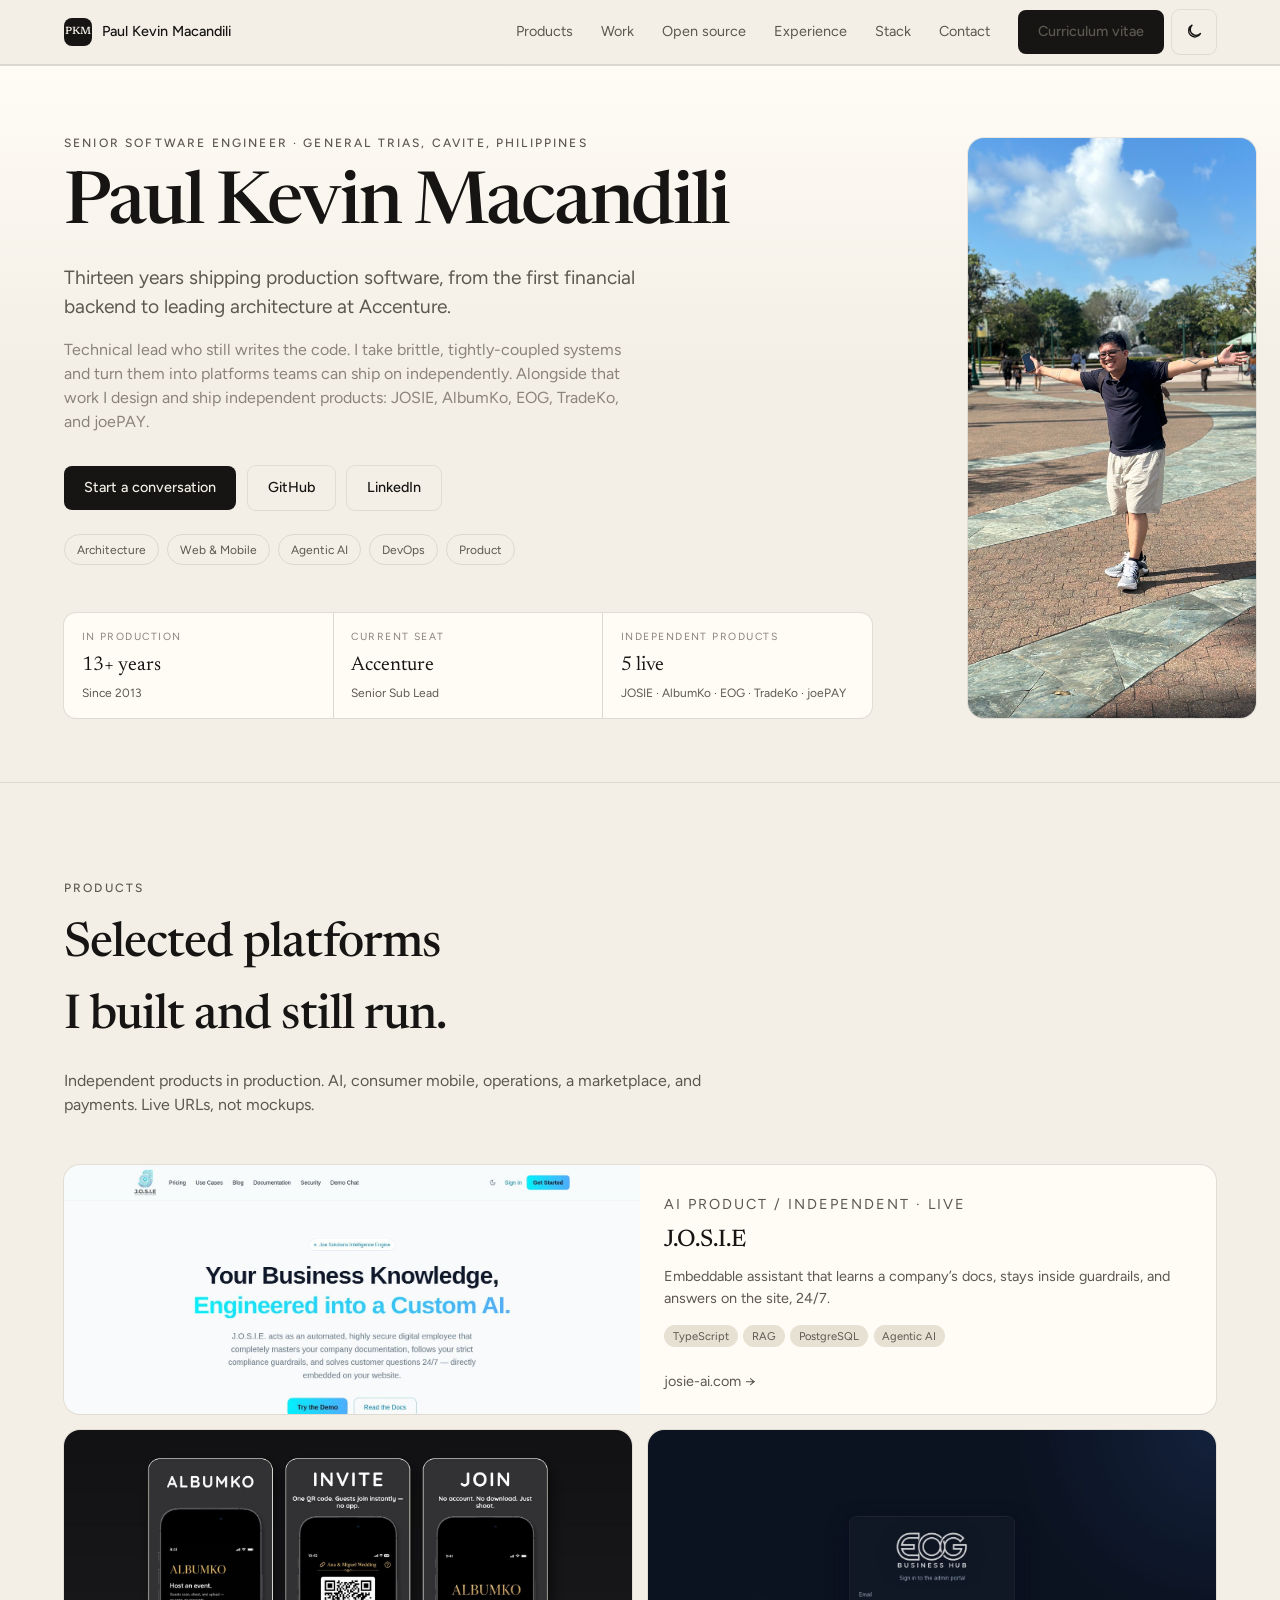
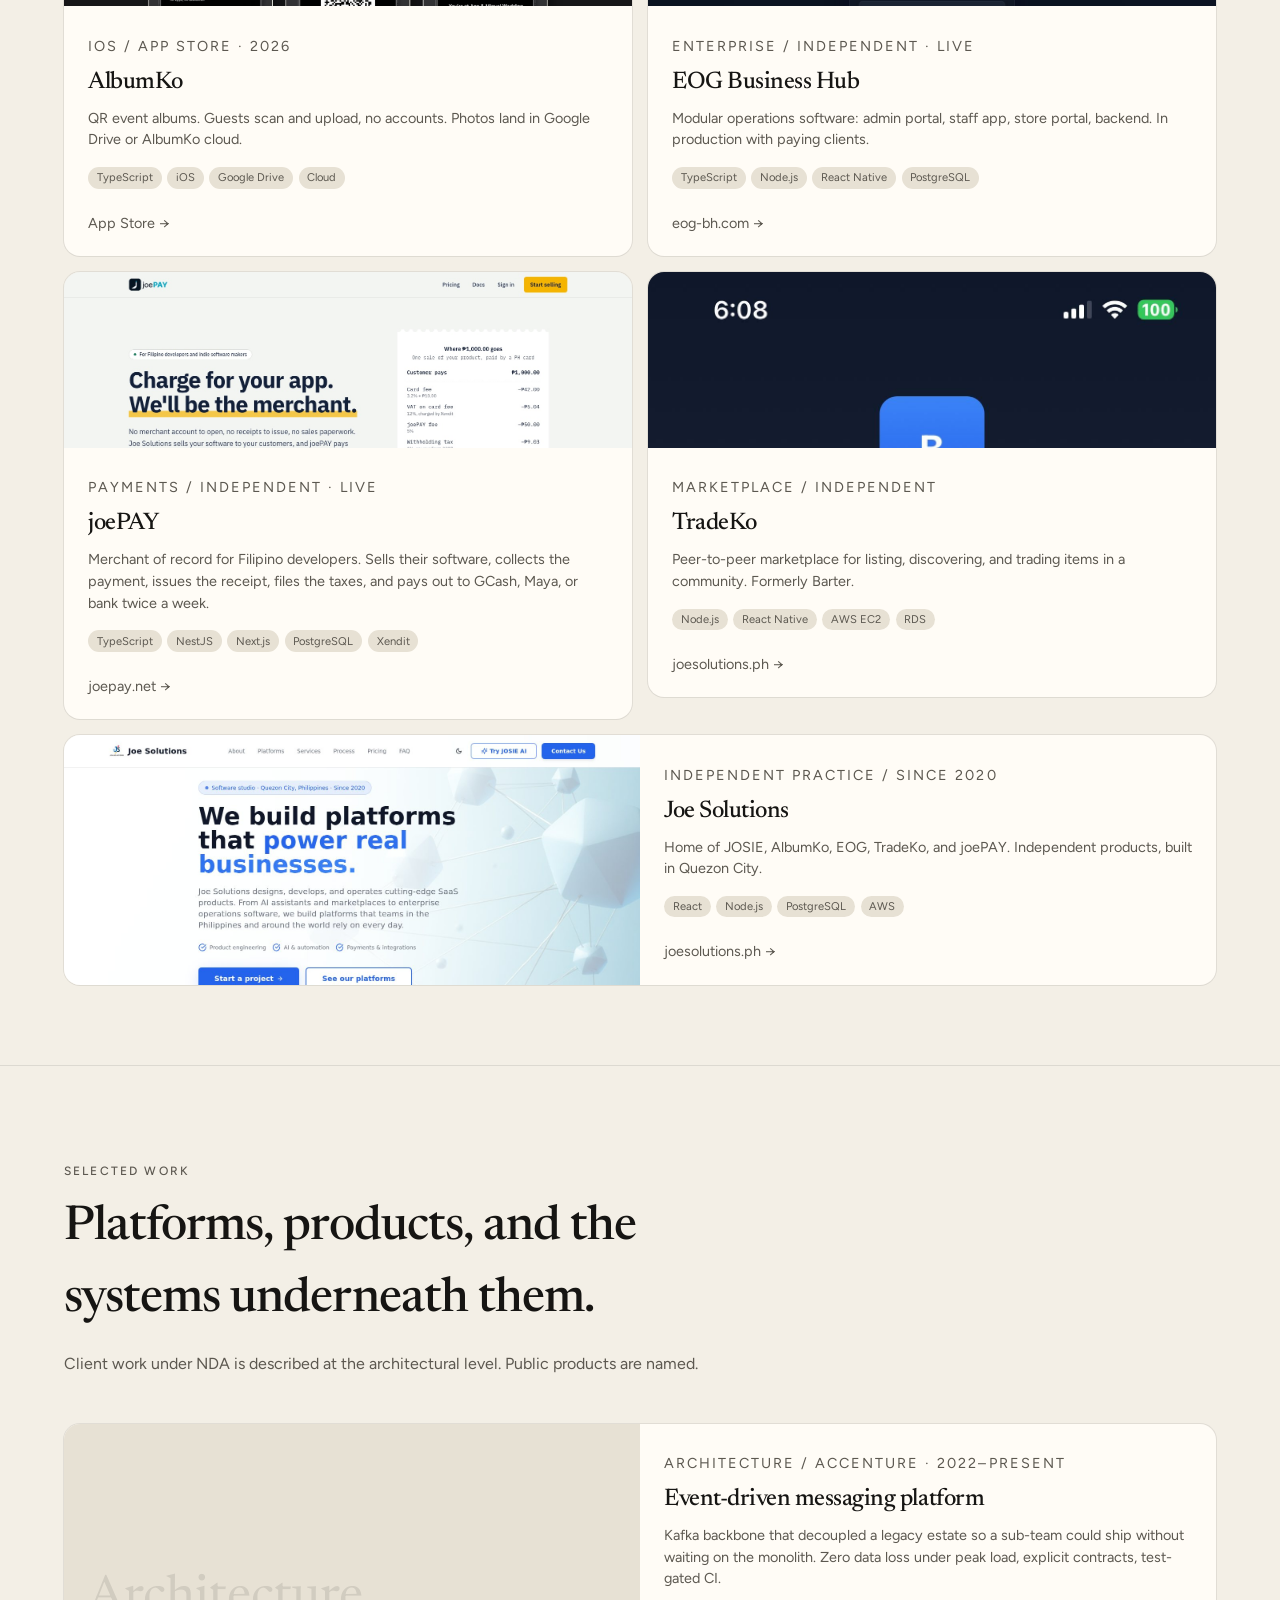
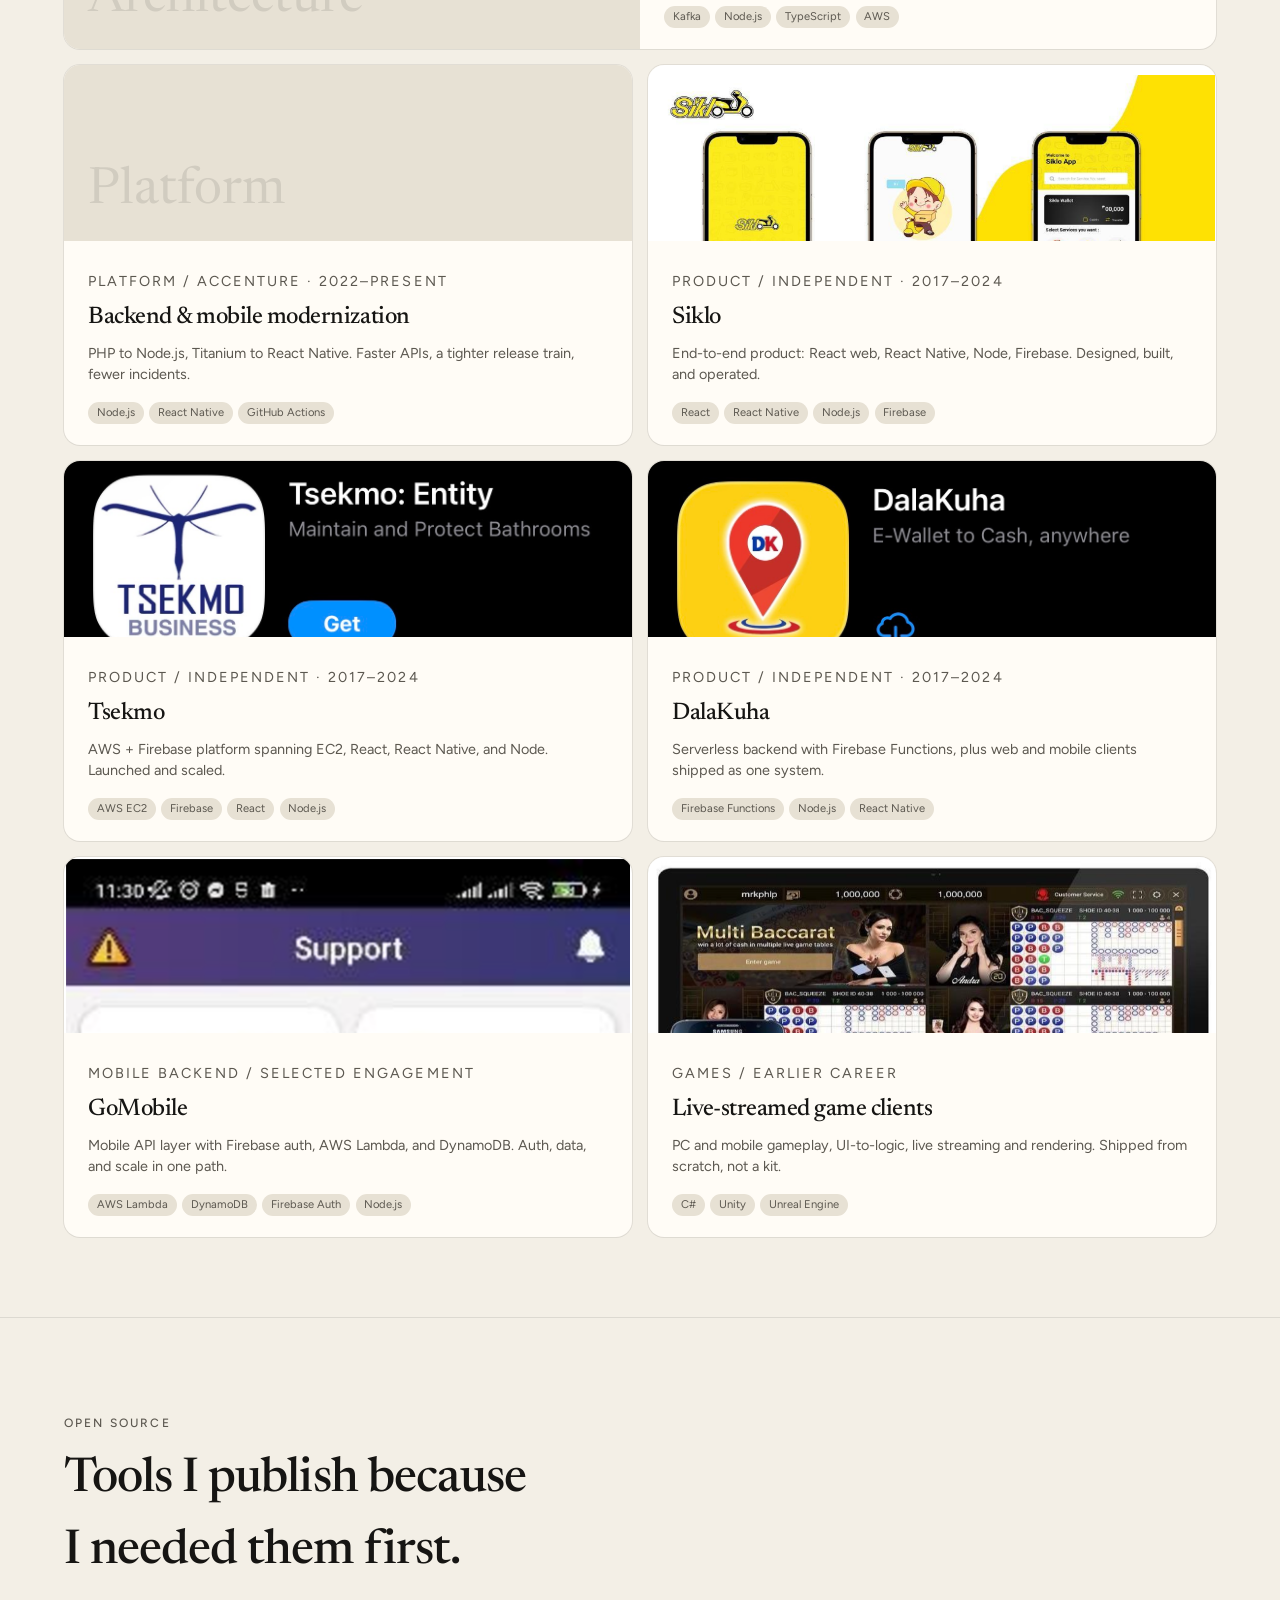
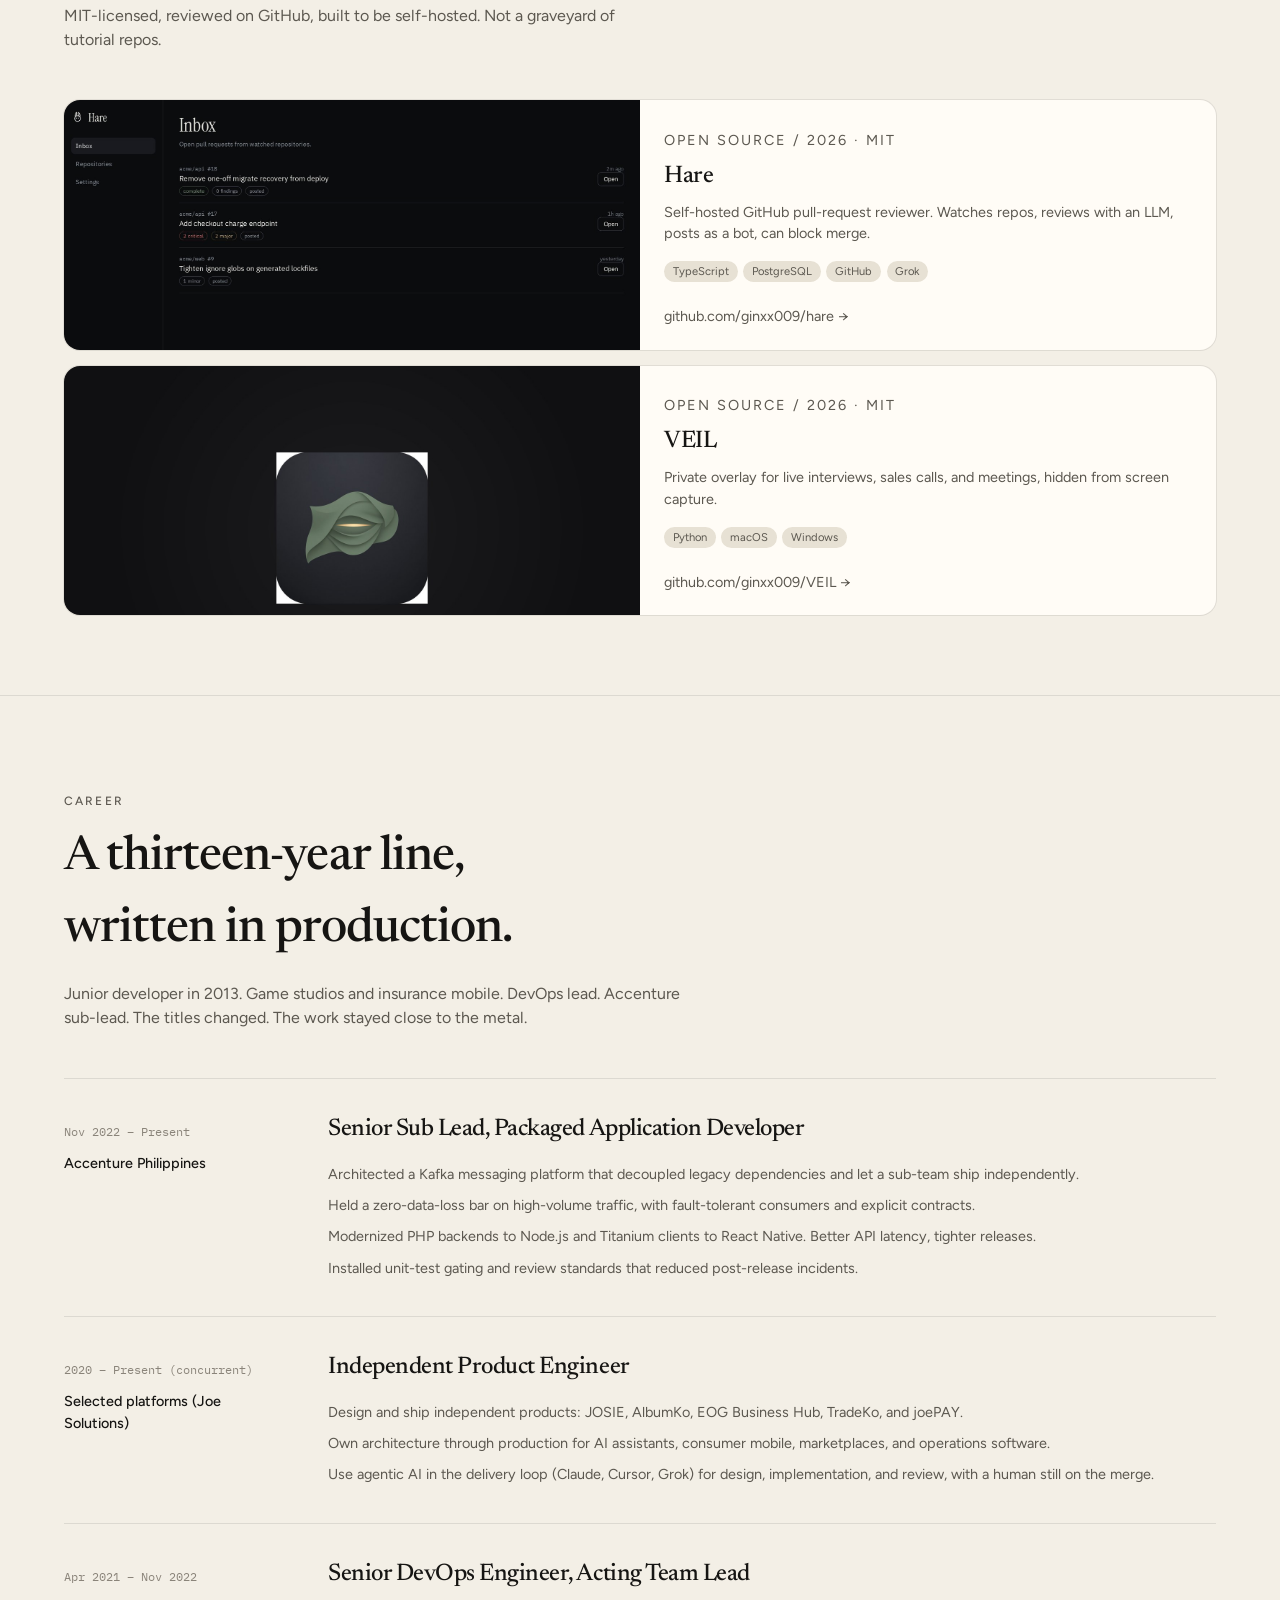
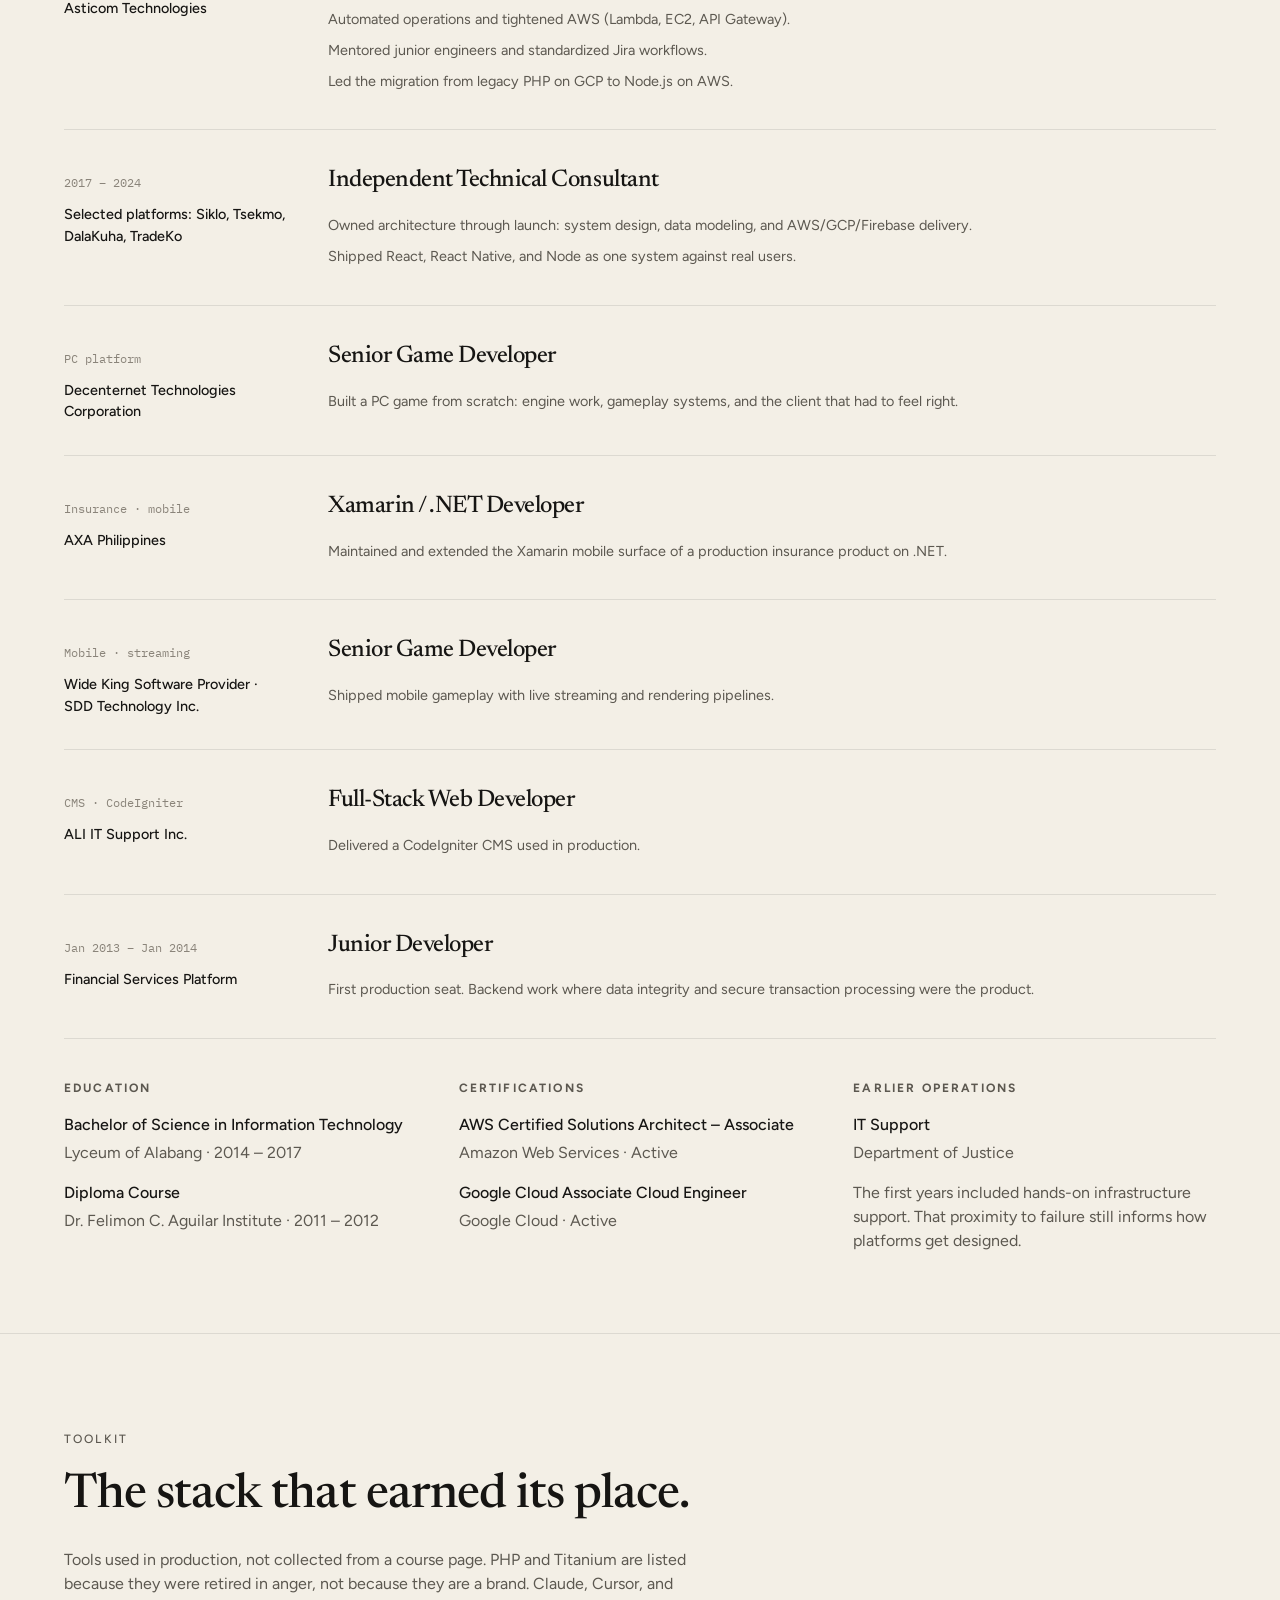
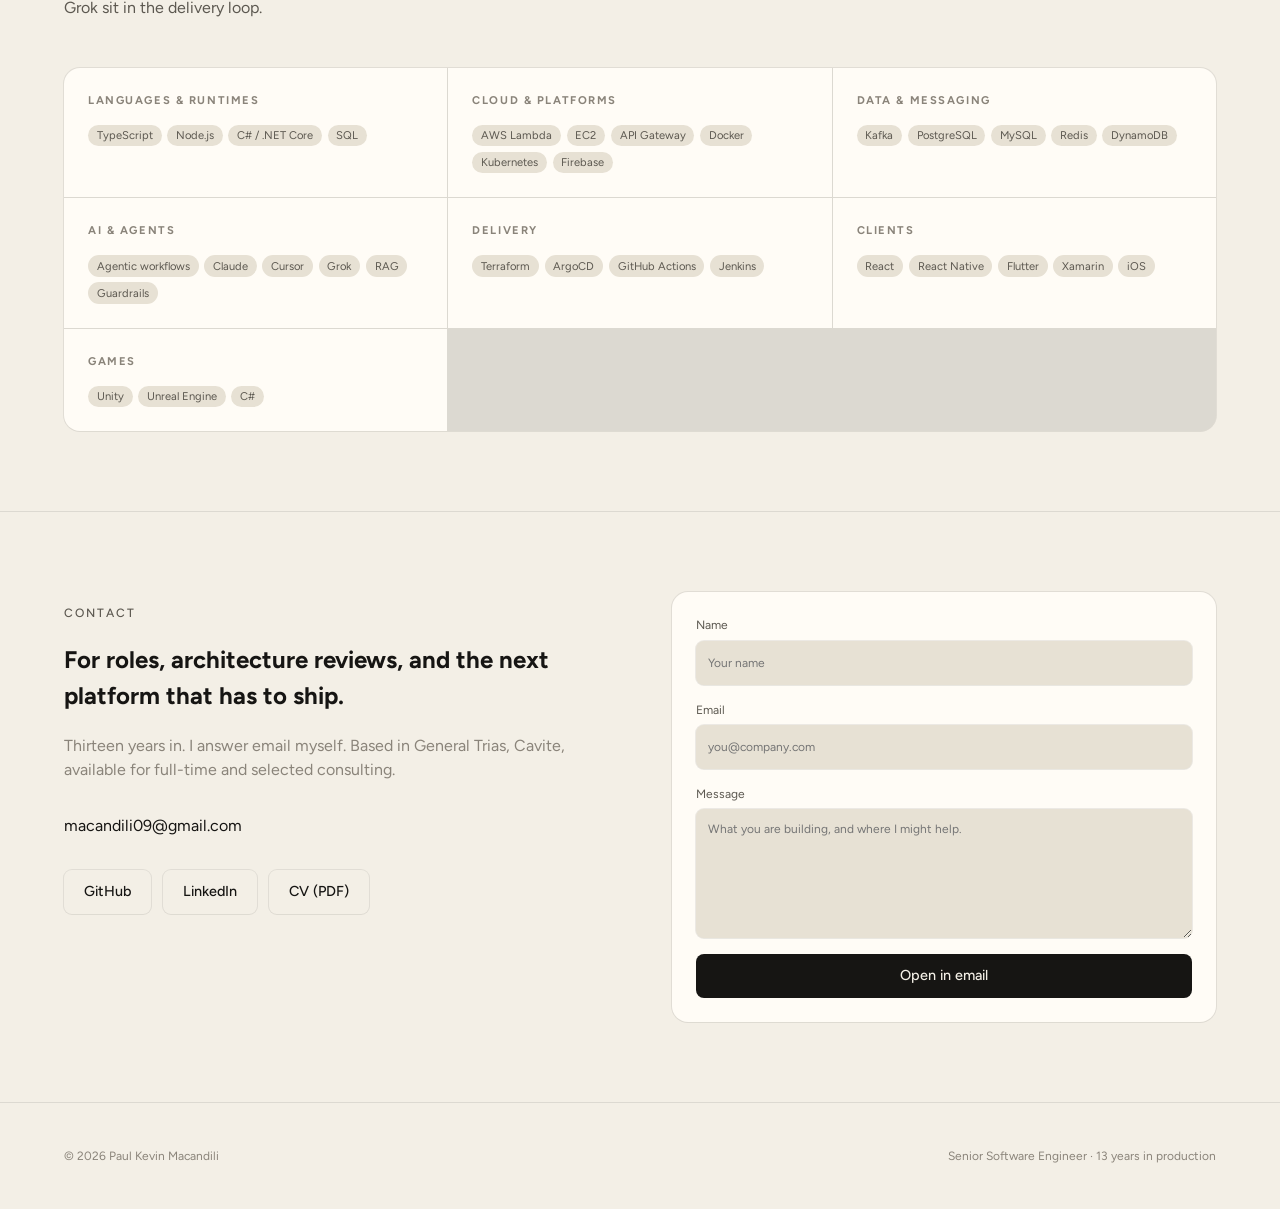
<file: index.html>
<!DOCTYPE html>
<html lang="en">
<head>
  <meta charset="utf-8" />
  <meta name="viewport" content="width=device-width, initial-scale=1" />
  <title>Paul Kevin Macandili · Senior Software Engineer</title>
  <meta name="description" content="Senior Software Engineer with 13 years in production. Architecture, web, mobile, DevOps, agentic AI, and game systems. General Trias, Cavite, Philippines." />
  <meta name="theme-color" content="#09090b" />
  <meta name="author" content="Paul Kevin Macandili" />
  <meta http-equiv="Cache-Control" content="no-cache, no-store, must-revalidate" />
  <meta http-equiv="Pragma" content="no-cache" />
  <link rel="icon" type="image/svg+xml" href="favicon.svg?v=20260912" />
  <link rel="preconnect" href="https://fonts.googleapis.com" />
  <link rel="preconnect" href="https://fonts.gstatic.com" crossorigin />
  <link href="https://fonts.googleapis.com/css2?family=Figtree:ital,wght@0,400;0,500;0,600;0,700;1,400&family=IBM+Plex+Mono:wght@400;500&family=Newsreader:ital,opsz,wght@0,6..72,400;0,6..72,500;0,6..72,600;1,6..72,400&display=swap" rel="stylesheet" />
  <script>
    (function () {
      try {
        var t = localStorage.getItem('pkm-theme');
        if (t !== 'light' && t !== 'dark') {
          t = window.matchMedia('(prefers-color-scheme: light)').matches ? 'light' : 'dark';
        }
        document.documentElement.setAttribute('data-theme', t);
        var m = document.querySelector('meta[name="theme-color"]');
        if (m) m.setAttribute('content', t === 'light' ? '#f3efe6' : '#09090b');
      } catch (e) {
        document.documentElement.setAttribute('data-theme', 'dark');
      }
    })();
  </script>
  <link rel="stylesheet" href="css/pkm.css?v=20260912h" />
</head>
<body>
  <a class="skip" href="#main">Skip to content</a>
  <header class="nav">
    <div class="wrap nav-inner">
      <a class="brand" href="#top"><span class="mark">PKM</span><span>Paul Kevin Macandili</span></a>
      <div class="nav-end">
      <nav class="nav-links" aria-label="Primary">
        <a href="#products">Products</a>
        <a href="#work">Work</a>
        <a href="#open-source">Open source</a>
        <a href="#experience">Experience</a>
        <a href="#stack">Stack</a>
        <a href="#contact">Contact</a>
        <a class="btn btn-primary" href="file/Paul_Kevin_Macandili_CV_2025.pdf" download>Curriculum vitae</a>
      </nav>
      <button class="theme-btn" type="button" aria-label="Toggle light and dark theme" data-theme-toggle>
        <svg class="icon-sun" viewBox="0 0 24 24" fill="none" stroke="currentColor" stroke-width="2" stroke-linecap="round" stroke-linejoin="round" aria-hidden="true"><circle cx="12" cy="12" r="4"/><path d="M12 2v2M12 20v2M4.93 4.93l1.41 1.41M17.66 17.66l1.41 1.41M2 12h2M20 12h2M4.93 19.07l1.41-1.41M17.66 6.34l1.41-1.41"/></svg>
        <svg class="icon-moon" viewBox="0 0 24 24" fill="none" stroke="currentColor" stroke-width="2" stroke-linecap="round" stroke-linejoin="round" aria-hidden="true"><path d="M21 14.5A8.5 8.5 0 1 1 9.5 3 7 7 0 0 0 21 14.5z"/></svg>
      </button>
      <button class="menu-btn" type="button" aria-label="Open menu" data-menu>☰</button>
      </div>
    </div>
    <div class="wrap mobile-nav" id="mobile-nav" hidden>
      <a href="#products">Products</a>
      <a href="#work">Work</a>
      <a href="#open-source">Open source</a>
      <a href="#experience">Experience</a>
      <a href="#stack">Stack</a>
      <a href="#contact">Contact</a>
      <a href="file/Paul_Kevin_Macandili_CV_2025.pdf" download>Curriculum vitae</a>
    </div>
  </header>

  <main id="main">
    <section class="hero" id="top">
      <div class="wrap">
        <div class="hero-grid">
          <div class="hero-copy">
            <p class="eyebrow">Senior Software Engineer · General Trias, Cavite, Philippines</p>
            <h1>Paul Kevin Macandili</h1>
            <p class="lede">Thirteen years shipping production software, from the first financial backend to leading architecture at Accenture.</p>
            <p class="body">Technical lead who still writes the code. I take brittle, tightly-coupled systems and turn them into platforms teams can ship on independently. Alongside that work I design and ship independent products: JOSIE, AlbumKo, EOG, TradeKo, and joePAY.</p>
            <div class="actions">
              <a class="btn btn-primary" href="#contact">Start a conversation</a>
              <a class="btn btn-ghost" href="https://github.com/ginxx009" target="_blank" rel="noreferrer">GitHub</a>
              <a class="btn btn-ghost" href="https://linkedin.com/in/paulkevinm1995" target="_blank" rel="noreferrer">LinkedIn</a>
            </div>
            <ul class="chips">
              <li>Architecture</li>
              <li>Web & Mobile</li>
              <li>Agentic AI</li>
              <li>DevOps</li>
              <li>Product</li>
            </ul>
          </div>
          <figure class="photo">
            <img src="images/profile.jpg" alt="Paul Kevin Macandili, Senior Software Engineer" width="675" height="900" />
          </figure>
          <dl class="metrics">
            <div>
              <dt>In production</dt>
              <dd>13+ years</dd>
              <dd class="note">Since 2013</dd>
            </div>
            <div>
              <dt>Current seat</dt>
              <dd>Accenture</dd>
              <dd class="note">Senior Sub Lead</dd>
            </div>
            <div>
              <dt>Independent products</dt>
              <dd>5 live</dd>
              <dd class="note">JOSIE · AlbumKo · EOG · TradeKo · joePAY</dd>
            </div>
          </dl>
        </div>
      </div>
    </section>

    <section id="products">
      <div class="wrap">
        <header class="sec-h">
          <p class="eyebrow">Products</p>
          <h2>Selected platforms I built and still run.</h2>
          <p>Independent products in production. AI, consumer mobile, operations, a marketplace, and payments. Live URLs, not mockups.</p>
        </header>
        <ul class="work">
          <li>
            <article class="card">
              <div class="visual" style="padding:0;min-height:14rem"><img src="images/josie.jpg" alt="" /></div>
              <div class="card-body">
                <div>
                  <p class="kicker">AI product / Independent · live</p>
                  <h3>J.O.S.I.E</h3>
                  <p>Embeddable assistant that learns a company’s docs, stays inside guardrails, and answers on the site, 24/7.</p>
                </div>
                <ul class="tags"><li>TypeScript</li><li>RAG</li><li>PostgreSQL</li><li>Agentic AI</li></ul>
                <p><a href="https://josie-ai.com" target="_blank" rel="noreferrer">josie-ai.com →</a></p>
              </div>
            </article>
          </li>
          <li>
            <article class="card">
              <div class="visual" style="padding:0;min-height:11rem"><img src="images/albumko.jpg" alt="AlbumKo App Store screenshots" /></div>
              <div class="card-body">
                <div>
                  <p class="kicker">iOS / App Store · 2026</p>
                  <h3>AlbumKo</h3>
                  <p>QR event albums. Guests scan and upload, no accounts. Photos land in Google Drive or AlbumKo cloud.</p>
                </div>
                <ul class="tags"><li>TypeScript</li><li>iOS</li><li>Google Drive</li><li>Cloud</li></ul>
                <p><a href="https://apps.apple.com/us/app/albumko/id6804760243" target="_blank" rel="noreferrer">App Store →</a></p>
              </div>
            </article>
          </li>
          <li>
            <article class="card">
              <div class="visual" style="padding:0;min-height:11rem"><img src="images/eog.jpg" alt="" /></div>
              <div class="card-body">
                <div>
                  <p class="kicker">Enterprise / Independent · live</p>
                  <h3>EOG Business Hub</h3>
                  <p>Modular operations software: admin portal, staff app, store portal, backend. In production with paying clients.</p>
                </div>
                <ul class="tags"><li>TypeScript</li><li>Node.js</li><li>React Native</li><li>PostgreSQL</li></ul>
                <p><a href="https://eog-bh.com" target="_blank" rel="noreferrer">eog-bh.com →</a></p>
              </div>
            </article>
          </li>
          <li>
            <article class="card">
              <div class="visual" style="padding:0;min-height:11rem"><img src="images/joepay.jpg" alt="joePAY home page" /></div>
              <div class="card-body">
                <div>
                  <p class="kicker">Payments / Independent · live</p>
                  <h3>joePAY</h3>
                  <p>Merchant of record for Filipino developers. Sells their software, collects the payment, issues the receipt, files the taxes, and pays out to GCash, Maya, or bank twice a week.</p>
                </div>
                <ul class="tags"><li>TypeScript</li><li>NestJS</li><li>Next.js</li><li>PostgreSQL</li><li>Xendit</li></ul>
                <p><a href="https://joepay.net" target="_blank" rel="noreferrer">joepay.net →</a></p>
              </div>
            </article>
          </li>
          <li>
            <article class="card">
              <div class="visual" style="padding:0;min-height:11rem"><img src="images/tradeko.jpg" alt="" /></div>
              <div class="card-body">
                <div>
                  <p class="kicker">Marketplace / Independent</p>
                  <h3>TradeKo</h3>
                  <p>Peer-to-peer marketplace for listing, discovering, and trading items in a community. Formerly Barter.</p>
                </div>
                <ul class="tags"><li>Node.js</li><li>React Native</li><li>AWS EC2</li><li>RDS</li></ul>
                <p><a href="https://joesolutions.ph" target="_blank" rel="noreferrer">joesolutions.ph →</a></p>
              </div>
            </article>
          </li>
          <li>
            <article class="card">
              <div class="visual" style="padding:0;min-height:11rem"><img src="images/joesolutions.jpg" alt="" /></div>
              <div class="card-body">
                <div>
                  <p class="kicker">Independent practice / since 2020</p>
                  <h3>Joe Solutions</h3>
                  <p>Home of JOSIE, AlbumKo, EOG, TradeKo, and joePAY. Independent products, built in Quezon City.</p>
                </div>
                <ul class="tags"><li>React</li><li>Node.js</li><li>PostgreSQL</li><li>AWS</li></ul>
                <p><a href="https://joesolutions.ph" target="_blank" rel="noreferrer">joesolutions.ph →</a></p>
              </div>
            </article>
          </li>
        </ul>
      </div>
    </section>

    <section id="work">
      <div class="wrap">
        <header class="sec-h">
          <p class="eyebrow">Selected work</p>
          <h2>Platforms, products, and the systems underneath them.</h2>
          <p>Client work under NDA is described at the architectural level. Public products are named.</p>
        </header>
        <ul class="work">
          <li>
            <article class="card">
              <div class="visual"><span class="kind">Architecture</span></div>
              <div class="card-body">
                <div>
                  <p class="kicker">Architecture / Accenture · 2022–present</p>
                  <h3>Event-driven messaging platform</h3>
                  <p>Kafka backbone that decoupled a legacy estate so a sub-team could ship without waiting on the monolith. Zero data loss under peak load, explicit contracts, test-gated CI.</p>
                </div>
                <ul class="tags"><li>Kafka</li><li>Node.js</li><li>TypeScript</li><li>AWS</li></ul>
              </div>
            </article>
          </li>
          <li>
            <article class="card">
              <div class="visual"><span class="kind">Platform</span></div>
              <div class="card-body">
                <div>
                  <p class="kicker">Platform / Accenture · 2022–present</p>
                  <h3>Backend & mobile modernization</h3>
                  <p>PHP to Node.js, Titanium to React Native. Faster APIs, a tighter release train, fewer incidents.</p>
                </div>
                <ul class="tags"><li>Node.js</li><li>React Native</li><li>GitHub Actions</li></ul>
              </div>
            </article>
          </li>
          <li>
            <article class="card">
              <div class="visual" style="padding:0;min-height:11rem"><img src="file/Projects/Siklo/img1.png" alt="" /></div>
              <div class="card-body">
                <div>
                  <p class="kicker">Product / Independent · 2017–2024</p>
                  <h3>Siklo</h3>
                  <p>End-to-end product: React web, React Native, Node, Firebase. Designed, built, and operated.</p>
                </div>
                <ul class="tags"><li>React</li><li>React Native</li><li>Node.js</li><li>Firebase</li></ul>
              </div>
            </article>
          </li>
          <li>
            <article class="card">
              <div class="visual" style="padding:0;min-height:11rem"><img src="file/Projects/Tsekmo/img1.jpg" alt="" /></div>
              <div class="card-body">
                <div>
                  <p class="kicker">Product / Independent · 2017–2024</p>
                  <h3>Tsekmo</h3>
                  <p>AWS + Firebase platform spanning EC2, React, React Native, and Node. Launched and scaled.</p>
                </div>
                <ul class="tags"><li>AWS EC2</li><li>Firebase</li><li>React</li><li>Node.js</li></ul>
              </div>
            </article>
          </li>
          <li>
            <article class="card">
              <div class="visual" style="padding:0;min-height:11rem"><img src="file/Projects/DalaKuha/img1.jpg" alt="" /></div>
              <div class="card-body">
                <div>
                  <p class="kicker">Product / Independent · 2017–2024</p>
                  <h3>DalaKuha</h3>
                  <p>Serverless backend with Firebase Functions, plus web and mobile clients shipped as one system.</p>
                </div>
                <ul class="tags"><li>Firebase Functions</li><li>Node.js</li><li>React Native</li></ul>
              </div>
            </article>
          </li>
          <li>
            <article class="card">
              <div class="visual" style="padding:0;min-height:11rem"><img src="file/Projects/GoMobile/img1.png" alt="" /></div>
              <div class="card-body">
                <div>
                  <p class="kicker">Mobile backend / Selected engagement</p>
                  <h3>GoMobile</h3>
                  <p>Mobile API layer with Firebase auth, AWS Lambda, and DynamoDB. Auth, data, and scale in one path.</p>
                </div>
                <ul class="tags"><li>AWS Lambda</li><li>DynamoDB</li><li>Firebase Auth</li><li>Node.js</li></ul>
              </div>
            </article>
          </li>
          <li>
            <article class="card">
              <div class="visual" style="padding:0;min-height:11rem"><img src="file/Projects/Games/img1.png" alt="" /></div>
              <div class="card-body">
                <div>
                  <p class="kicker">Games / earlier career</p>
                  <h3>Live-streamed game clients</h3>
                  <p>PC and mobile gameplay, UI-to-logic, live streaming and rendering. Shipped from scratch, not a kit.</p>
                </div>
                <ul class="tags"><li>C#</li><li>Unity</li><li>Unreal Engine</li></ul>
              </div>
            </article>
          </li>
        </ul>
      </div>
    </section>

    <section id="open-source">
      <div class="wrap">
        <header class="sec-h">
          <p class="eyebrow">Open source</p>
          <h2>Tools I publish because I needed them first.</h2>
          <p>MIT-licensed, reviewed on GitHub, built to be self-hosted. Not a graveyard of tutorial repos.</p>
        </header>
        <ul class="work stack-cards">
          <li>
            <article class="card">
              <div class="visual"><img src="images/hare.jpg" alt="Hare inbox of watched pull requests" /></div>
              <div class="card-body">
                <div>
                  <p class="kicker">Open source / 2026 · MIT</p>
                  <h3>Hare</h3>
                  <p>Self-hosted GitHub pull-request reviewer. Watches repos, reviews with an LLM, posts as a bot, can block merge.</p>
                </div>
                <ul class="tags"><li>TypeScript</li><li>PostgreSQL</li><li>GitHub</li><li>Grok</li></ul>
                <p><a href="https://github.com/ginxx009/hare" target="_blank" rel="noreferrer">github.com/ginxx009/hare →</a></p>
              </div>
            </article>
          </li>
          <li>
            <article class="card">
              <div class="visual"><img src="images/veil.jpg" alt="VEIL icon" /></div>
              <div class="card-body">
                <div>
                  <p class="kicker">Open source / 2026 · MIT</p>
                  <h3>VEIL</h3>
                  <p>Private overlay for live interviews, sales calls, and meetings, hidden from screen capture.</p>
                </div>
                <ul class="tags"><li>Python</li><li>macOS</li><li>Windows</li></ul>
                <p><a href="https://github.com/ginxx009/VEIL" target="_blank" rel="noreferrer">github.com/ginxx009/VEIL →</a></p>
              </div>
            </article>
          </li>
        </ul>
      </div>
    </section>

    <section id="experience">
      <div class="wrap">
        <header class="sec-h">
          <p class="eyebrow">Career</p>
          <h2>A thirteen-year line, written in production.</h2>
          <p>Junior developer in 2013. Game studios and insurance mobile. DevOps lead. Accenture sub-lead. The titles changed. The work stayed close to the metal.</p>
        </header>
        <ol class="timeline">
          <li>
            <div>
              <p class="when">Nov 2022 – Present</p>
              <p class="co">Accenture Philippines</p>
            </div>
            <div>
              <h3>Senior Sub Lead, Packaged Application Developer</h3>
              <ul>
                <li>Architected a Kafka messaging platform that decoupled legacy dependencies and let a sub-team ship independently.</li>
                <li>Held a zero-data-loss bar on high-volume traffic, with fault-tolerant consumers and explicit contracts.</li>
                <li>Modernized PHP backends to Node.js and Titanium clients to React Native. Better API latency, tighter releases.</li>
                <li>Installed unit-test gating and review standards that reduced post-release incidents.</li>
              </ul>
            </div>
          </li>
          <li>
            <div>
              <p class="when">2020 – Present (concurrent)</p>
              <p class="co">Selected platforms (Joe Solutions)</p>
            </div>
            <div>
              <h3>Independent Product Engineer</h3>
              <ul>
                <li>Design and ship independent products: JOSIE, AlbumKo, EOG Business Hub, TradeKo, and joePAY.</li>
                <li>Own architecture through production for AI assistants, consumer mobile, marketplaces, and operations software.</li>
                <li>Use agentic AI in the delivery loop (Claude, Cursor, Grok) for design, implementation, and review, with a human still on the merge.</li>
              </ul>
            </div>
          </li>
          <li>
            <div>
              <p class="when">Apr 2021 – Nov 2022</p>
              <p class="co">Asticom Technologies</p>
            </div>
            <div>
              <h3>Senior DevOps Engineer, Acting Team Lead</h3>
              <ul>
                <li>Automated operations and tightened AWS (Lambda, EC2, API Gateway).</li>
                <li>Mentored junior engineers and standardized Jira workflows.</li>
                <li>Led the migration from legacy PHP on GCP to Node.js on AWS.</li>
              </ul>
            </div>
          </li>
          <li>
            <div>
              <p class="when">2017 – 2024</p>
              <p class="co">Selected platforms: Siklo, Tsekmo, DalaKuha, TradeKo</p>
            </div>
            <div>
              <h3>Independent Technical Consultant</h3>
              <ul>
                <li>Owned architecture through launch: system design, data modeling, and AWS/GCP/Firebase delivery.</li>
                <li>Shipped React, React Native, and Node as one system against real users.</li>
              </ul>
            </div>
          </li>
          <li>
            <div>
              <p class="when">PC platform</p>
              <p class="co">Decenternet Technologies Corporation</p>
            </div>
            <div>
              <h3>Senior Game Developer</h3>
              <ul>
                <li>Built a PC game from scratch: engine work, gameplay systems, and the client that had to feel right.</li>
              </ul>
            </div>
          </li>
          <li>
            <div>
              <p class="when">Insurance · mobile</p>
              <p class="co">AXA Philippines</p>
            </div>
            <div>
              <h3>Xamarin / .NET Developer</h3>
              <ul>
                <li>Maintained and extended the Xamarin mobile surface of a production insurance product on .NET.</li>
              </ul>
            </div>
          </li>
          <li>
            <div>
              <p class="when">Mobile · streaming</p>
              <p class="co">Wide King Software Provider · SDD Technology Inc.</p>
            </div>
            <div>
              <h3>Senior Game Developer</h3>
              <ul>
                <li>Shipped mobile gameplay with live streaming and rendering pipelines.</li>
              </ul>
            </div>
          </li>
          <li>
            <div>
              <p class="when">CMS · CodeIgniter</p>
              <p class="co">ALI IT Support Inc.</p>
            </div>
            <div>
              <h3>Full-Stack Web Developer</h3>
              <ul>
                <li>Delivered a CodeIgniter CMS used in production.</li>
              </ul>
            </div>
          </li>
          <li>
            <div>
              <p class="when">Jan 2013 – Jan 2014</p>
              <p class="co">Financial Services Platform</p>
            </div>
            <div>
              <h3>Junior Developer</h3>
              <ul>
                <li>First production seat. Backend work where data integrity and secure transaction processing were the product.</li>
              </ul>
            </div>
          </li>
        </ol>
        <div class="split split-3">
          <div>
            <h3>Education</h3>
            <p style="margin:1rem 0 0;font-weight:500">Bachelor of Science in Information Technology</p>
            <p style="color:var(--muted);margin:0.25rem 0 0">Lyceum of Alabang · 2014 – 2017</p>
            <p style="margin:1rem 0 0;font-weight:500">Diploma Course</p>
            <p style="color:var(--muted);margin:0.25rem 0 0">Dr. Felimon C. Aguilar Institute · 2011 – 2012</p>
          </div>
          <div>
            <h3>Certifications</h3>
            <p style="margin:1rem 0 0;font-weight:500">AWS Certified Solutions Architect – Associate</p>
            <p style="color:var(--muted);margin:0.25rem 0 0">Amazon Web Services · Active</p>
            <p style="margin:1rem 0 0;font-weight:500">Google Cloud Associate Cloud Engineer</p>
            <p style="color:var(--muted);margin:0.25rem 0 0">Google Cloud · Active</p>
          </div>
          <div>
            <h3>Earlier operations</h3>
            <p style="margin:1rem 0 0;font-weight:500">IT Support</p>
            <p style="color:var(--muted);margin:0.25rem 0 0">Department of Justice</p>
            <p style="color:var(--muted);margin:1rem 0 0">The first years included hands-on infrastructure support. That proximity to failure still informs how platforms get designed.</p>
          </div>
        </div>
      </div>
    </section>

    <section id="stack">
      <div class="wrap">
        <header class="sec-h">
          <p class="eyebrow">Toolkit</p>
          <h2>The stack that earned its place.</h2>
          <p>Tools used in production, not collected from a course page. PHP and Titanium are listed because they were retired in anger, not because they are a brand. Claude, Cursor, and Grok sit in the delivery loop.</p>
        </header>
        <div class="stack">
          <article><h3>Languages & runtimes</h3><ul class="tags"><li>TypeScript</li><li>Node.js</li><li>C# / .NET Core</li><li>SQL</li></ul></article>
          <article><h3>Cloud & platforms</h3><ul class="tags"><li>AWS Lambda</li><li>EC2</li><li>API Gateway</li><li>Docker</li><li>Kubernetes</li><li>Firebase</li></ul></article>
          <article><h3>Data & messaging</h3><ul class="tags"><li>Kafka</li><li>PostgreSQL</li><li>MySQL</li><li>Redis</li><li>DynamoDB</li></ul></article>
          <article><h3>AI & agents</h3><ul class="tags"><li>Agentic workflows</li><li>Claude</li><li>Cursor</li><li>Grok</li><li>RAG</li><li>Guardrails</li></ul></article>
          <article><h3>Delivery</h3><ul class="tags"><li>Terraform</li><li>ArgoCD</li><li>GitHub Actions</li><li>Jenkins</li></ul></article>
          <article><h3>Clients</h3><ul class="tags"><li>React</li><li>React Native</li><li>Flutter</li><li>Xamarin</li><li>iOS</li></ul></article>
          <article><h3>Games</h3><ul class="tags"><li>Unity</li><li>Unreal Engine</li><li>C#</li></ul></article>
        </div>
      </div>
    </section>

    <section id="contact">
      <div class="wrap contact">
        <div>
          <p class="eyebrow">Contact</p>
          <h2>For roles, architecture reviews, and the next platform that has to ship.</h2>
          <p class="body">Thirteen years in. I answer email myself. Based in General Trias, Cavite, available for full-time and selected consulting.</p>
          <p style="margin-top:2rem"><a href="mailto:macandili09@gmail.com">macandili09@gmail.com</a></p>
          <div class="actions">
            <a class="btn btn-ghost" href="https://github.com/ginxx009" target="_blank" rel="noreferrer">GitHub</a>
            <a class="btn btn-ghost" href="https://linkedin.com/in/paulkevinm1995" target="_blank" rel="noreferrer">LinkedIn</a>
            <a class="btn btn-ghost" href="file/Paul_Kevin_Macandili_CV_2025.pdf" download>CV (PDF)</a>
          </div>
        </div>
        <form id="contact-form">
          <label>Name <input required name="name" autocomplete="name" placeholder="Your name" /></label>
          <label>Email <input required type="email" name="email" autocomplete="email" placeholder="you@company.com" /></label>
          <label>Message <textarea required name="message" rows="6" placeholder="What you are building, and where I might help."></textarea></label>
          <button class="btn btn-primary" type="submit">Open in email</button>
        </form>
      </div>
    </section>
  </main>

  <footer>
    <div class="wrap foot">
      <p>© 2026 Paul Kevin Macandili</p>
      <p>Senior Software Engineer · 13 years in production</p>
    </div>
  </footer>

  <script>
    document.querySelector('[data-theme-toggle]').addEventListener('click', function () {
      var next = document.documentElement.getAttribute('data-theme') === 'light' ? 'dark' : 'light';
      document.documentElement.setAttribute('data-theme', next);
      try { localStorage.setItem('pkm-theme', next); } catch (e) {}
      var m = document.querySelector('meta[name="theme-color"]');
      if (m) m.setAttribute('content', next === 'light' ? '#f3efe6' : '#09090b');
    });
      var nav = document.getElementById('mobile-nav');
      var open = nav.hasAttribute('hidden');
      if (open) { nav.removeAttribute('hidden'); nav.setAttribute('open', ''); }
      else { nav.setAttribute('hidden', ''); nav.removeAttribute('open'); }
    });
    document.getElementById('contact-form').addEventListener('submit', function (e) {
      e.preventDefault();
      var d = new FormData(e.target);
      var name = String(d.get('name') || '').trim();
      var email = String(d.get('email') || '').trim();
      var message = String(d.get('message') || '').trim();
      var subject = encodeURIComponent(name ? 'Introduction from ' + name : 'Introduction from portfolio');
      var body = encodeURIComponent(message + '\n\n- ' + name + (email ? ' · ' + email : ''));
      window.location.href = 'mailto:macandili09@gmail.com?subject=' + subject + '&body=' + body;
    });
  </script>
</body>
</html>
</file>
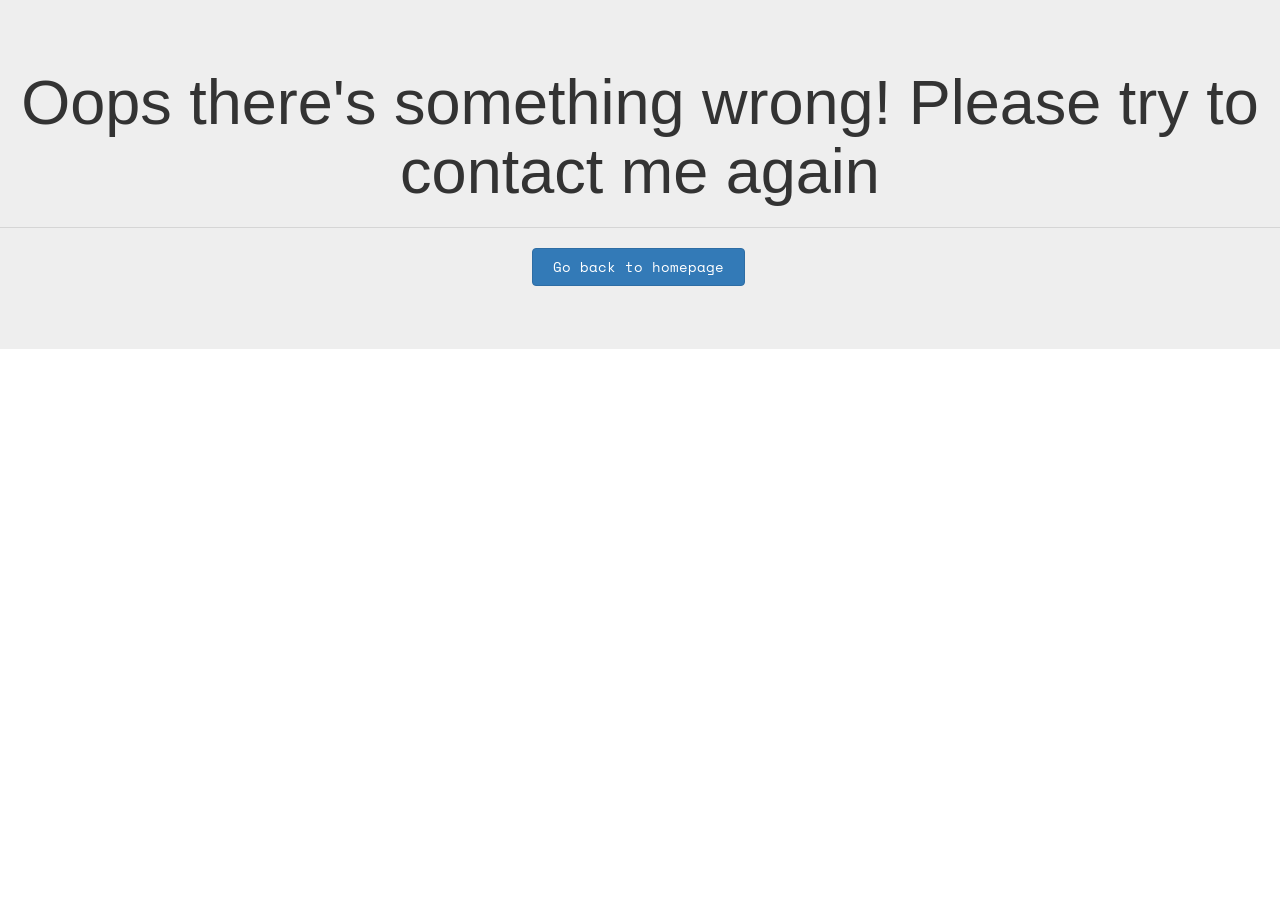
<file: error_page.html>
<!DOCTYPE html>
<html>
<head>
	<meta charset="utf-8">
	<meta http-equiv="X-UA-Compatible" content="IE=edge">
	<title>Online Portfolio</title>
	<meta name="viewport" content="width=device-width, initial-scale=1">
	<meta name="description" content="" />
	<meta name="keywords" content="html5, css3, mobile first, responsive" />
	<meta name="author" content="" />

  	<!-- Facebook and Twitter integration -->
	<meta property="og:title" content=""/>
	<meta property="og:image" content=""/>
	<meta property="og:url" content=""/>
	<meta property="og:site_name" content=""/>
	<meta property="og:description" content=""/>
	<meta name="twitter:title" content="" />
	<meta name="twitter:image" content="" />
	<meta name="twitter:url" content="" />
	<meta name="twitter:card" content="" />

	<link href="https://fonts.googleapis.com/css?family=Space+Mono" rel="stylesheet">
	<link href="https://fonts.googleapis.com/css?family=Kaushan+Script" rel="stylesheet">
	
	<!-- Animate.css -->
	<link rel="stylesheet" href="css/animate.css">
	<!-- Icomoon Icon Fonts-->
	<link rel="stylesheet" href="css/icomoon.css">
	<!-- Bootstrap  -->
	<link rel="stylesheet" href="css/bootstrap.css">

	<!-- Theme style  -->
	<link rel="stylesheet" href="css/style.css">

	<!-- Modernizr JS -->
	<script src="js/modernizr-2.6.2.min.js"></script>
	<!-- FOR IE9 below -->
	<!--[if lt IE 9]>
	<script src="js/respond.min.js"></script>
	<![endif]-->

	<link rel="stylesheet" href="https://use.fontawesome.com/releases/v5.0.13/css/all.css" integrity="sha384-DNOHZ68U8hZfKXOrtjWvjxusGo9WQnrNx2sqG0tfsghAvtVlRW3tvkXWZh58N9jp" crossorigin="anonymous">

	<link rel="stylesheet" href="https://maxcdn.bootstrapcdn.com/bootstrap/3.3.7/css/bootstrap.min.css">
    <script src="https://ajax.googleapis.com/ajax/libs/jquery/3.3.1/jquery.min.js"></script>
    <script src="https://maxcdn.bootstrapcdn.com/bootstrap/3.3.7/js/bootstrap.min.js"></script>
</head>
<body>
	<div class="jumbotron text-center">
	  <h1 class="display-3">Oops there's something wrong! Please try to contact me again</h1>
	  <hr>
	  <p class="lead text-center">
	    <a class="btn btn-primary btn-md" href="index.php" role="button">Go back to homepage</a>
	  </p>
	</div>
</body>
</html>
</file>
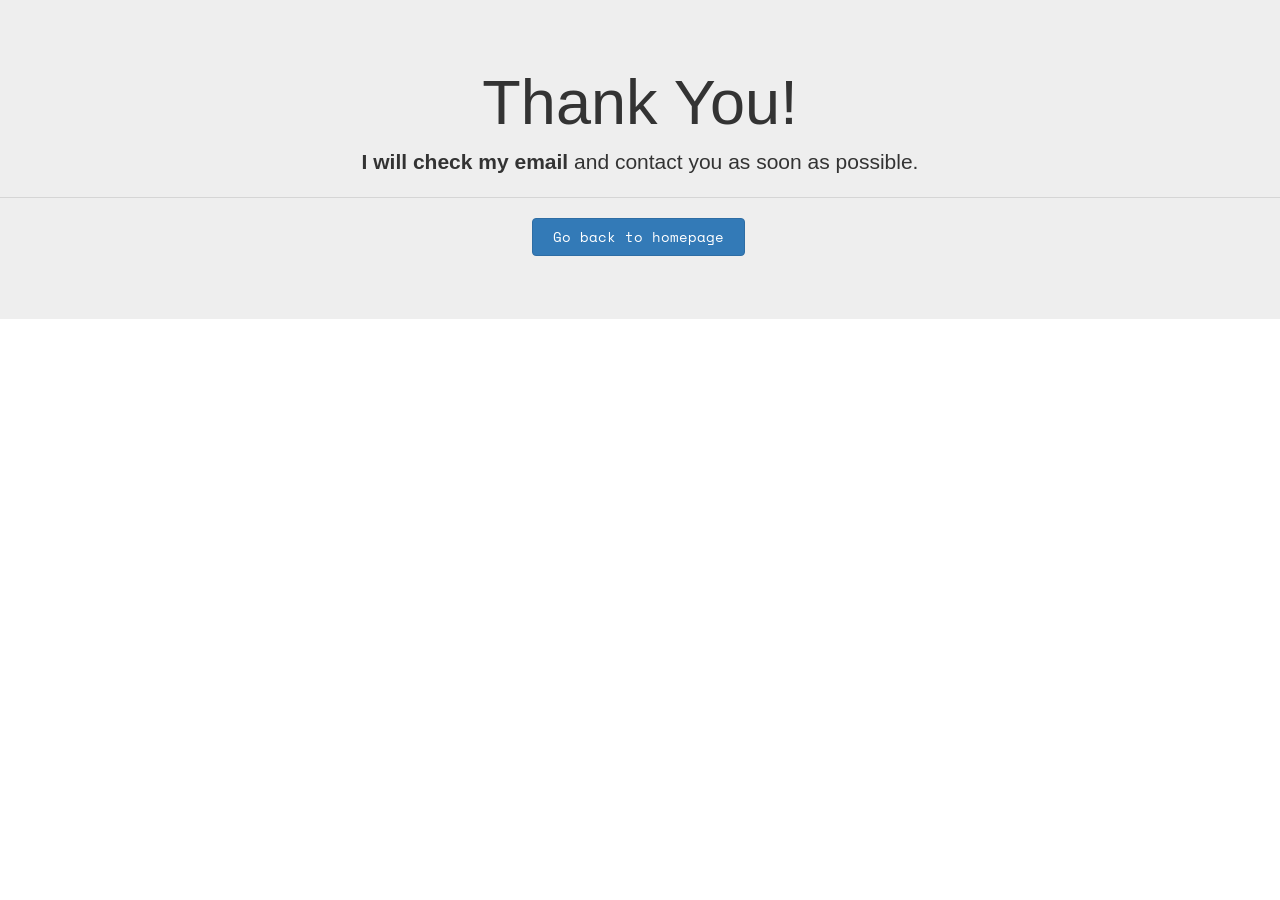
<file: thank_you.html>
<!DOCTYPE html>
<html>
<head>
	<meta charset="utf-8">
	<meta http-equiv="X-UA-Compatible" content="IE=edge">
	<title>Online Portfolio</title>
	<meta name="viewport" content="width=device-width, initial-scale=1">
	<meta name="description" content="" />
	<meta name="keywords" content="html5, css3, mobile first, responsive" />
	<meta name="author" content="" />

  	<!-- Facebook and Twitter integration -->
	<meta property="og:title" content=""/>
	<meta property="og:image" content=""/>
	<meta property="og:url" content=""/>
	<meta property="og:site_name" content=""/>
	<meta property="og:description" content=""/>
	<meta name="twitter:title" content="" />
	<meta name="twitter:image" content="" />
	<meta name="twitter:url" content="" />
	<meta name="twitter:card" content="" />

	<link href="https://fonts.googleapis.com/css?family=Space+Mono" rel="stylesheet">
	<link href="https://fonts.googleapis.com/css?family=Kaushan+Script" rel="stylesheet">
	
	<!-- Animate.css -->
	<link rel="stylesheet" href="css/animate.css">
	<!-- Icomoon Icon Fonts-->
	<link rel="stylesheet" href="css/icomoon.css">
	<!-- Bootstrap  -->
	<link rel="stylesheet" href="css/bootstrap.css">

	<!-- Theme style  -->
	<link rel="stylesheet" href="css/style.css">

	<!-- Modernizr JS -->
	<script src="js/modernizr-2.6.2.min.js"></script>
	<!-- FOR IE9 below -->
	<!--[if lt IE 9]>
	<script src="js/respond.min.js"></script>
	<![endif]-->

	<link rel="stylesheet" href="https://use.fontawesome.com/releases/v5.0.13/css/all.css" integrity="sha384-DNOHZ68U8hZfKXOrtjWvjxusGo9WQnrNx2sqG0tfsghAvtVlRW3tvkXWZh58N9jp" crossorigin="anonymous">

	<link rel="stylesheet" href="https://maxcdn.bootstrapcdn.com/bootstrap/3.3.7/css/bootstrap.min.css">
    <script src="https://ajax.googleapis.com/ajax/libs/jquery/3.3.1/jquery.min.js"></script>
    <script src="https://maxcdn.bootstrapcdn.com/bootstrap/3.3.7/js/bootstrap.min.js"></script>
</head>
<body>
	<div class="jumbotron text-center">
	  <h1 class="display-3">Thank You!</h1>
	  <p class="lead"><strong>I will check my email</strong> and contact you as soon as possible.</p>
	  <hr>
	  <p class="lead text-center">
	    <a class="btn btn-primary btn-md" href="index.php" role="button">Go back to homepage</a>
	  </p>
	</div>
</body>
</html>
</file>
<file: css/pkm.css>
:root,
html[data-theme="dark"] {
  color-scheme: dark;
  --bg: #09090b;
  --surface: #121214;
  --elevated: #1c1c1f;
  --fg: #f4f1ea;
  --muted: #9a958c;
  --subtle: #6f6b64;
  --border: rgba(244, 241, 234, 0.1);
  --shadow: 0 0 0 1px rgba(244, 241, 234, 0.08);
  --shadow-hover: 0 0 0 1px rgba(244, 241, 234, 0.16);
  --font-sans: "Figtree", ui-sans-serif, system-ui, sans-serif;
  --font-display: "Newsreader", "Times New Roman", serif;
  --font-mono: "IBM Plex Mono", ui-monospace, Menlo, Consolas, monospace;
  --ease: cubic-bezier(0.23, 1, 0.32, 1);
}
html[data-theme="light"] {
  color-scheme: light;
  --bg: #f3efe6;
  --surface: #fffcf6;
  --elevated: #e7e1d4;
  --fg: #161513;
  --muted: #5c5850;
  --subtle: #8a847a;
  --border: rgba(22, 21, 19, 0.1);
  --shadow: 0 0 0 1px rgba(22, 21, 19, 0.08), 0 1px 2px -1px rgba(22, 21, 19, 0.06);
  --shadow-hover: 0 0 0 1px rgba(22, 21, 19, 0.14), 0 1px 2px -1px rgba(22, 21, 19, 0.08);
}
*, *::before, *::after { box-sizing: border-box; }
html { scroll-behavior: smooth; -webkit-font-smoothing: antialiased; }
html, body { margin: 0; background: var(--bg); color: var(--fg); font-family: var(--font-sans); line-height: 1.5; }
img { max-width: 100%; display: block; }
a { color: inherit; text-decoration: none; }
button, [role="button"] { cursor: pointer; font: inherit; }
.skip { position: absolute; left: -999px; }
.skip:focus { left: 1rem; top: 1rem; z-index: 80; background: var(--fg); color: var(--bg); padding: 0.5rem 0.75rem; border-radius: 8px; }
.wrap { width: min(72rem, calc(100% - 2rem)); margin-inline: auto; }
.nav { position: sticky; top: 0; z-index: 40; border-bottom: 1px solid var(--border); background: color-mix(in oklab, var(--bg) 90%, transparent); backdrop-filter: blur(12px); }
.nav-inner { display: flex; align-items: center; justify-content: space-between; height: 4rem; }
.brand { display: flex; align-items: center; gap: 0.65rem; font-weight: 500; font-size: 0.9rem; }
.mark { width: 1.75rem; height: 1.75rem; display: grid; place-items: center; background: var(--fg); color: var(--bg); border-radius: 8px; font-family: var(--font-display); font-size: 0.65rem; }
.nav-links { display: flex; align-items: center; gap: 1.75rem; }
.nav-links a { color: var(--muted); font-size: 0.9rem; }
.nav-links a:hover { color: var(--fg); }
.btn { display: inline-flex; align-items: center; justify-content: center; gap: 0.5rem; height: 2.75rem; padding: 0 1.25rem; border-radius: 8px; border: 0; font-size: 0.9rem; font-weight: 500; }
.btn-primary { background: var(--fg); color: var(--bg); }
.btn-ghost { background: transparent; color: var(--fg); box-shadow: var(--shadow); }
.btn-ghost:hover { box-shadow: var(--shadow-hover); }
.nav-end { display: flex; align-items: center; gap: 0.5rem; }
.theme-btn, .menu-btn { width: 2.75rem; height: 2.75rem; display: grid; place-items: center; background: transparent; color: var(--fg); box-shadow: var(--shadow); border-radius: 8px; border: 0; }
.menu-btn { display: none; }
.theme-btn svg { width: 1.1rem; height: 1.1rem; }
html[data-theme="light"] .icon-sun { display: none; }
html:not([data-theme="light"]) .icon-moon { display: none; }
.hero { position: relative; padding: 3.5rem 0 3rem; }
.hero::before { content: ""; position: absolute; inset: 0; background: linear-gradient(180deg, var(--surface) 0%, var(--bg) 42%); pointer-events: none; }
.hero-grid { position: relative; display: grid; gap: 2rem 3.5rem; grid-template-columns: minmax(0, 1fr) minmax(16rem, 18rem); grid-template-rows: auto auto; align-items: stretch; }
.hero-copy { min-width: 0; }
.eyebrow { font-size: 0.75rem; font-weight: 500; letter-spacing: 0.18em; text-transform: uppercase; color: var(--muted); }
h1 { font-family: var(--font-display); font-weight: 500; font-size: clamp(2.5rem, 6vw, 4.5rem); line-height: 0.95; letter-spacing: -0.03em; margin: 1.25rem 0 0; text-wrap: balance; }
.lede { max-width: 36rem; font-size: 1.2rem; color: var(--muted); margin: 1.5rem 0 0; text-wrap: pretty; }
.body { max-width: 36rem; color: var(--subtle); margin: 1rem 0 0; text-wrap: pretty; }
.actions { display: flex; flex-wrap: wrap; gap: 0.75rem; margin-top: 2rem; }
.chips { display: flex; flex-wrap: wrap; gap: 0.5rem; margin: 1.5rem 0 0; padding: 0; list-style: none; }
.chips li { border: 1px solid var(--border); border-radius: 999px; padding: 0.35rem 0.75rem; font-size: 0.75rem; color: var(--muted); }
.photo { position: relative; overflow: hidden; border-radius: 16px; box-shadow: var(--shadow); background: var(--elevated); width: 100%; grid-column: 2; grid-row: 1 / span 2; min-height: 0; }
.photo img { width: 100%; height: 100%; object-fit: cover; object-position: center 18%; position: absolute; inset: 0; }
.metrics { position: relative; display: grid; grid-template-columns: repeat(3, 1fr); gap: 1px; background: var(--border); border-radius: 12px; overflow: hidden; box-shadow: var(--shadow); grid-column: 1; align-self: end; }
.metrics div { background: var(--surface); padding: 1rem 1.1rem; }
.metrics dt { font-size: 0.65rem; letter-spacing: 0.14em; text-transform: uppercase; color: var(--subtle); }
.metrics dd { margin: 0.35rem 0 0; font-family: var(--font-display); font-size: 1.25rem; }
.metrics .note { margin-top: 0.2rem; font-size: 0.75rem; color: var(--muted); font-family: var(--font-sans); }
section { border-top: 1px solid var(--border); padding: 5rem 0; }
.sec-h { max-width: 40rem; }
.sec-h h2 { font-family: var(--font-display); font-weight: 500; font-size: clamp(2rem, 4vw, 3rem); letter-spacing: -0.02em; margin: 0.75rem 0 0; text-wrap: balance; }
.sec-h p { color: var(--muted); margin: 1rem 0 0; text-wrap: pretty; }
.work { display: grid; grid-template-columns: 1fr 1fr; gap: 1rem; margin: 3rem 0 0; padding: 0; list-style: none; }
.work li:first-child, .work li:last-child:nth-child(even) { grid-column: 1 / -1; }
.card { display: flex; flex-direction: column; overflow: hidden; background: var(--surface); border-radius: 16px; box-shadow: var(--shadow); color: inherit; text-align: left; border: 0; width: 100%; min-width: 0; }
.work li:first-child .card, .work li:last-child:nth-child(even) .card { display: grid; grid-template-columns: 1fr 1fr; }
.work.stack-cards { grid-template-columns: 1fr; }
.work.stack-cards li { grid-column: 1 / -1; }
.work.stack-cards .card { display: grid; grid-template-columns: 1fr 1fr; align-items: stretch; }
.work.stack-cards .visual { min-height: 14rem; padding: 0; }
.visual { min-height: 11rem; background: var(--elevated); overflow: hidden; position: relative; display: flex; flex-direction: column; justify-content: flex-end; padding: 1.5rem; }
.visual img { position: absolute; inset: 0; width: 100%; height: 100%; object-fit: cover; object-position: top; padding: 0; }
.kind { font-family: var(--font-display); font-size: clamp(1.75rem, 4vw, 3.5rem); color: color-mix(in oklab, var(--fg) 10%, transparent); line-height: 1; word-break: break-word; }
.card-body { padding: 1.35rem 1.5rem; display: flex; flex-direction: column; justify-content: space-between; gap: 1rem; min-width: 0; }
.kicker { font-size: 0.7rem; letter-spacing: 0.14em; text-transform: uppercase; color: var(--subtle); }
.card h3 { font-family: var(--font-display); font-size: 1.5rem; font-weight: 500; margin: 0.4rem 0 0; letter-spacing: -0.02em; }
.card p { margin: 0.5rem 0 0; color: var(--muted); font-size: 0.9rem; }
.tags { display: flex; flex-wrap: wrap; gap: 0.35rem; padding: 0; list-style: none; margin: 0; }
.tags li { background: var(--elevated); border-radius: 999px; padding: 0.15rem 0.55rem; font-size: 0.7rem; color: var(--muted); }
.timeline { margin: 3rem 0 0; padding: 0; list-style: none; border-top: 1px solid var(--border); }
.timeline li { display: grid; grid-template-columns: 14rem 1fr; gap: 2.5rem; padding: 2rem 0; border-bottom: 1px solid var(--border); }
.when { font-family: var(--font-mono); font-size: 0.75rem; color: var(--subtle); }
.co { margin: 0.4rem 0 0; font-size: 0.9rem; font-weight: 500; }
.timeline h3 { font-family: var(--font-display); font-size: 1.5rem; font-weight: 500; margin: 0; letter-spacing: -0.02em; }
.timeline ul { margin: 0.75rem 0 0; padding: 0; list-style: none; }
.timeline ul li { display: block; border: 0; padding: 0.3rem 0; color: var(--muted); font-size: 0.9rem; grid-template-columns: none; }
.split { display: grid; grid-template-columns: 1fr 1fr; gap: 2rem; margin-top: 2.5rem; }
.split-3 { grid-template-columns: 1fr 1fr 1fr; }
.split h3 { font-size: 0.75rem; letter-spacing: 0.18em; text-transform: uppercase; color: var(--muted); margin: 0; white-space: nowrap; }
.stack { display: grid; grid-template-columns: repeat(3, 1fr); gap: 1px; margin: 3rem 0 0; background: var(--border); border-radius: 16px; overflow: hidden; box-shadow: var(--shadow); }
.stack article { background: var(--surface); padding: 1.5rem; }
.stack h3 { font-size: 0.7rem; letter-spacing: 0.14em; text-transform: uppercase; color: var(--subtle); margin: 0 0 1rem; }
.contact { display: grid; grid-template-columns: 1fr 1fr; gap: 4rem; }
form { background: var(--surface); box-shadow: var(--shadow); border-radius: 16px; padding: 1.5rem; display: flex; flex-direction: column; gap: 1rem; }
label { display: flex; flex-direction: column; gap: 0.4rem; font-size: 0.75rem; color: var(--muted); }
input, textarea { height: 2.75rem; border: 0; border-radius: 8px; background: var(--elevated); color: var(--fg); padding: 0 0.75rem; box-shadow: var(--shadow); font: inherit; }
textarea { height: auto; padding: 0.65rem 0.75rem; resize: vertical; }
footer { border-top: 1px solid var(--border); }
.foot { display: flex; justify-content: space-between; gap: 0.5rem; padding: 2rem 0; font-size: 0.75rem; color: var(--subtle); }
dialog { border: 1px solid var(--border); background: var(--surface); color: var(--fg); border-radius: 16px; padding: 1.5rem; width: min(40rem, calc(100% - 1.5rem)); }
dialog::backdrop { background: color-mix(in oklab, var(--bg) 80%, transparent); }
.mobile-nav { display: none; }
@media (max-width: 960px) {
  .split-3 { grid-template-columns: 1fr 1fr; }
}
@media (max-width: 860px) {
  .nav-links { display: none; }
  .menu-btn { display: grid; place-items: center; }
  .hero-grid { grid-template-columns: 1fr; grid-template-rows: none; }
  .work, .work li:first-child .card, .work li:last-child:nth-child(even) .card, .work.stack-cards .card, .timeline li, .split, .split-3, .stack, .contact { grid-template-columns: 1fr; }
  .photo { grid-column: auto; grid-row: auto; order: 2; justify-self: center; max-width: 22rem; min-height: 22rem; }
  .photo img { position: absolute; }
  .metrics { grid-column: auto; order: 3; grid-template-columns: 1fr; }
  .hero-copy { order: 1; }
  .hero { padding: 3.5rem 0 2.5rem; }
  section { padding: 3.5rem 0; }
  .mobile-nav[open] { display: flex; flex-direction: column; gap: 0.25rem; padding: 1rem 0 1.25rem; }
  .mobile-nav a { display: flex; align-items: center; height: 2.75rem; color: var(--fg); }
  .kind { font-size: 2rem; }
}
@media (prefers-reduced-motion: reduce) {
  html { scroll-behavior: auto; }
}
</file>
<file: css/icomoon.css>
@font-face {
    font-family: 'icomoon';
    src:    url('fonts/icomoon.eot?1oniuf');
    src:    url('fonts/icomoon.eot?1oniuf#iefix') format('embedded-opentype'),
        url('fonts/icomoon.ttf?1oniuf') format('truetype'),
        url('fonts/icomoon.woff?1oniuf') format('woff'),
        url('fonts/icomoon.svg?1oniuf#icomoon') format('svg');
    font-weight: normal;
    font-style: normal;
}

[class^="icon-"], [class*=" icon-"] {
    /* use !important to prevent issues with browser extensions that change fonts */
    font-family: 'icomoon' !important;
    speak: none;
    font-style: normal;
    font-weight: normal;
    font-variant: normal;
    text-transform: none;
    line-height: 1;

    /* Better Font Rendering =========== */
    -webkit-font-smoothing: antialiased;
    -moz-osx-font-smoothing: grayscale;
}

.icon-mobile:before {
    content: "\e000";
}
.icon-laptop:before {
    content: "\e001";
}
.icon-desktop:before {
    content: "\e002";
}
.icon-tablet:before {
    content: "\e003";
}
.icon-phone:before {
    content: "\e004";
}
.icon-document:before {
    content: "\e005";
}
.icon-documents:before {
    content: "\e006";
}
.icon-search:before {
    content: "\e007";
}
.icon-clipboard:before {
    content: "\e008";
}
.icon-newspaper:before {
    content: "\e009";
}
.icon-notebook:before {
    content: "\e00a";
}
.icon-book-open:before {
    content: "\e00b";
}
.icon-browser:before {
    content: "\e00c";
}
.icon-calendar:before {
    content: "\e00d";
}
.icon-presentation:before {
    content: "\e00e";
}
.icon-picture:before {
    content: "\e00f";
}
.icon-pictures:before {
    content: "\e010";
}
.icon-video:before {
    content: "\e011";
}
.icon-camera:before {
    content: "\e012";
}
.icon-printer:before {
    content: "\e013";
}
.icon-toolbox:before {
    content: "\e014";
}
.icon-briefcase:before {
    content: "\e015";
}
.icon-wallet:before {
    content: "\e016";
}
.icon-gift:before {
    content: "\e017";
}
.icon-bargraph:before {
    content: "\e018";
}
.icon-grid:before {
    content: "\e019";
}
.icon-expand:before {
    content: "\e01a";
}
.icon-focus:before {
    content: "\e01b";
}
.icon-edit:before {
    content: "\e01c";
}
.icon-adjustments:before {
    content: "\e01d";
}
.icon-ribbon:before {
    content: "\e01e";
}
.icon-hourglass:before {
    content: "\e01f";
}
.icon-lock:before {
    content: "\e020";
}
.icon-megaphone:before {
    content: "\e021";
}
.icon-shield:before {
    content: "\e022";
}
.icon-trophy:before {
    content: "\e023";
}
.icon-flag:before {
    content: "\e024";
}
.icon-map:before {
    content: "\e025";
}
.icon-puzzle:before {
    content: "\e026";
}
.icon-basket:before {
    content: "\e027";
}
.icon-envelope:before {
    content: "\e028";
}
.icon-streetsign:before {
    content: "\e029";
}
.icon-telescope:before {
    content: "\e02a";
}
.icon-gears:before {
    content: "\e02b";
}
.icon-key:before {
    content: "\e02c";
}
.icon-paperclip:before {
    content: "\e02d";
}
.icon-attachment:before {
    content: "\e02e";
}
.icon-pricetags:before {
    content: "\e02f";
}
.icon-lightbulb:before {
    content: "\e030";
}
.icon-layers:before {
    content: "\e031";
}
.icon-pencil:before {
    content: "\e032";
}
.icon-tools:before {
    content: "\e033";
}
.icon-tools-2:before {
    content: "\e034";
}
.icon-scissors:before {
    content: "\e035";
}
.icon-paintbrush:before {
    content: "\e036";
}
.icon-magnifying-glass:before {
    content: "\e037";
}
.icon-circle-compass:before {
    content: "\e038";
}
.icon-linegraph:before {
    content: "\e039";
}
.icon-mic:before {
    content: "\e03a";
}
.icon-strategy:before {
    content: "\e03b";
}
.icon-beaker:before {
    content: "\e03c";
}
.icon-caution:before {
    content: "\e03d";
}
.icon-recycle:before {
    content: "\e03e";
}
.icon-anchor:before {
    content: "\e03f";
}
.icon-profile-male:before {
    content: "\e040";
}
.icon-profile-female:before {
    content: "\e041";
}
.icon-bike:before {
    content: "\e042";
}
.icon-wine:before {
    content: "\e043";
}
.icon-hotairballoon:before {
    content: "\e044";
}
.icon-globe:before {
    content: "\e045";
}
.icon-genius:before {
    content: "\e046";
}
.icon-map-pin:before {
    content: "\e047";
}
.icon-dial:before {
    content: "\e048";
}
.icon-chat:before {
    content: "\e049";
}
.icon-heart:before {
    content: "\e04a";
}
.icon-cloud:before {
    content: "\e04b";
}
.icon-upload:before {
    content: "\e04c";
}
.icon-download:before {
    content: "\e04d";
}
.icon-target:before {
    content: "\e04e";
}
.icon-hazardous:before {
    content: "\e04f";
}
.icon-piechart:before {
    content: "\e050";
}
.icon-speedometer:before {
    content: "\e051";
}
.icon-global:before {
    content: "\e052";
}
.icon-compass:before {
    content: "\e053";
}
.icon-lifesaver:before {
    content: "\e054";
}
.icon-clock:before {
    content: "\e055";
}
.icon-aperture:before {
    content: "\e056";
}
.icon-quote:before {
    content: "\e057";
}
.icon-scope:before {
    content: "\e058";
}
.icon-alarmclock:before {
    content: "\e059";
}
.icon-refresh:before {
    content: "\e05a";
}
.icon-happy:before {
    content: "\e05b";
}
.icon-sad:before {
    content: "\e05c";
}
.icon-facebook:before {
    content: "\e05d";
}
.icon-twitter:before {
    content: "\e05e";
}
.icon-googleplus:before {
    content: "\e05f";
}
.icon-rss:before {
    content: "\e060";
}
.icon-tumblr:before {
    content: "\e061";
}
.icon-linkedin:before {
    content: "\e062";
}
.icon-dribbble:before {
    content: "\e063";
}
.icon-box2:before {
    content: "\ea82";
}
.icon-write:before {
    content: "\ea83";
}
.icon-clock2:before {
    content: "\ea84";
}
.icon-reply2:before {
    content: "\ea85";
}
.icon-reply-all2:before {
    content: "\ea86";
}
.icon-forward2:before {
    content: "\ea87";
}
.icon-flag2:before {
    content: "\ea88";
}
.icon-search2:before {
    content: "\ea89";
}
.icon-trash2:before {
    content: "\ea8a";
}
.icon-envelope2:before {
    content: "\ea8b";
}
.icon-bubble:before {
    content: "\ea8c";
}
.icon-bubbles:before {
    content: "\ea8d";
}
.icon-user2:before {
    content: "\ea8e";
}
.icon-users2:before {
    content: "\ea8f";
}
.icon-cloud2:before {
    content: "\ea90";
}
.icon-download2:before {
    content: "\ea91";
}
.icon-upload2:before {
    content: "\ea92";
}
.icon-rain:before {
    content: "\ea93";
}
.icon-sun:before {
    content: "\ea94";
}
.icon-moon2:before {
    content: "\ea95";
}
.icon-bell2:before {
    content: "\ea96";
}
.icon-folder2:before {
    content: "\ea97";
}
.icon-pin2:before {
    content: "\ea98";
}
.icon-sound2:before {
    content: "\ea99";
}
.icon-microphone:before {
    content: "\ea9a";
}
.icon-camera2:before {
    content: "\ea9b";
}
.icon-image2:before {
    content: "\ea9c";
}
.icon-cog2:before {
    content: "\ea9d";
}
.icon-calendar2:before {
    content: "\ea9e";
}
.icon-book2:before {
    content: "\ea9f";
}
.icon-map-marker:before {
    content: "\eaa0";
}
.icon-store:before {
    content: "\eaa1";
}
.icon-support:before {
    content: "\eaa2";
}
.icon-tag2:before {
    content: "\eaa3";
}
.icon-heart2:before {
    content: "\eaa4";
}
.icon-video-camera:before {
    content: "\eaa5";
}
.icon-trophy2:before {
    content: "\eaa6";
}
.icon-cart:before {
    content: "\eaa7";
}
.icon-eye2:before {
    content: "\eaa8";
}
.icon-cancel:before {
    content: "\eaa9";
}
.icon-chart:before {
    content: "\eaaa";
}
.icon-target2:before {
    content: "\eaab";
}
.icon-printer2:before {
    content: "\eaac";
}
.icon-location2:before {
    content: "\eaad";
}
.icon-bookmark2:before {
    content: "\eaae";
}
.icon-monitor:before {
    content: "\eaaf";
}
.icon-cross2:before {
    content: "\eab0";
}
.icon-plus2:before {
    content: "\eab1";
}
.icon-left:before {
    content: "\eab2";
}
.icon-up:before {
    content: "\eab3";
}
.icon-browser2:before {
    content: "\eab4";
}
.icon-windows:before {
    content: "\eab5";
}
.icon-switch2:before {
    content: "\eab6";
}
.icon-dashboard:before {
    content: "\eab7";
}
.icon-play:before {
    content: "\eab8";
}
.icon-fast-forward:before {
    content: "\eab9";
}
.icon-next:before {
    content: "\eaba";
}
.icon-refresh2:before {
    content: "\eabb";
}
.icon-film:before {
    content: "\eabc";
}
.icon-home2:before {
    content: "\eabd";
}
.icon-add-to-list:before {
    content: "\e901";
}
.icon-classic-computer:before {
    content: "\e902";
}
.icon-controller-fast-backward:before {
    content: "\e903";
}
.icon-creative-commons-attribution:before {
    content: "\e904";
}
.icon-creative-commons-noderivs:before {
    content: "\e905";
}
.icon-creative-commons-noncommercial-eu:before {
    content: "\e906";
}
.icon-creative-commons-noncommercial-us:before {
    content: "\e907";
}
.icon-creative-commons-public-domain:before {
    content: "\e908";
}
.icon-creative-commons-remix:before {
    content: "\e909";
}
.icon-creative-commons-share:before {
    content: "\e90a";
}
.icon-creative-commons-sharealike:before {
    content: "\e90b";
}
.icon-creative-commons:before {
    content: "\e90c";
}
.icon-document-landscape:before {
    content: "\e90d";
}
.icon-remove-user:before {
    content: "\e90e";
}
.icon-warning:before {
    content: "\e90f";
}
.icon-arrow-bold-down:before {
    content: "\e910";
}
.icon-arrow-bold-left:before {
    content: "\e911";
}
.icon-arrow-bold-right:before {
    content: "\e912";
}
.icon-arrow-bold-up:before {
    content: "\e913";
}
.icon-arrow-down:before {
    content: "\e914";
}
.icon-arrow-left:before {
    content: "\e915";
}
.icon-arrow-long-down:before {
    content: "\e916";
}
.icon-arrow-long-left:before {
    content: "\e917";
}
.icon-arrow-long-right:before {
    content: "\e918";
}
.icon-arrow-long-up:before {
    content: "\e919";
}
.icon-arrow-right:before {
    content: "\e91a";
}
.icon-arrow-up:before {
    content: "\e91b";
}
.icon-arrow-with-circle-down:before {
    content: "\e91c";
}
.icon-arrow-with-circle-left:before {
    content: "\e91d";
}
.icon-arrow-with-circle-right:before {
    content: "\e91e";
}
.icon-arrow-with-circle-up:before {
    content: "\e91f";
}
.icon-bookmark:before {
    content: "\e920";
}
.icon-bookmarks:before {
    content: "\e921";
}
.icon-chevron-down:before {
    content: "\e922";
}
.icon-chevron-left:before {
    content: "\e923";
}
.icon-chevron-right:before {
    content: "\e924";
}
.icon-chevron-small-down:before {
    content: "\e925";
}
.icon-chevron-small-left:before {
    content: "\e926";
}
.icon-chevron-small-right:before {
    content: "\e927";
}
.icon-chevron-small-up:before {
    content: "\e928";
}
.icon-chevron-thin-down:before {
    content: "\e929";
}
.icon-chevron-thin-left:before {
    content: "\e92a";
}
.icon-chevron-thin-right:before {
    content: "\e92b";
}
.icon-chevron-thin-up:before {
    content: "\e92c";
}
.icon-chevron-up:before {
    content: "\e92d";
}
.icon-chevron-with-circle-down:before {
    content: "\e92e";
}
.icon-chevron-with-circle-left:before {
    content: "\e92f";
}
.icon-chevron-with-circle-right:before {
    content: "\e930";
}
.icon-chevron-with-circle-up:before {
    content: "\e931";
}
.icon-cloud3:before {
    content: "\e932";
}
.icon-controller-fast-forward:before {
    content: "\e933";
}
.icon-controller-jump-to-start:before {
    content: "\e934";
}
.icon-controller-next:before {
    content: "\e935";
}
.icon-controller-paus:before {
    content: "\e936";
}
.icon-controller-play:before {
    content: "\e937";
}
.icon-controller-record:before {
    content: "\e938";
}
.icon-controller-stop:before {
    content: "\e939";
}
.icon-controller-volume:before {
    content: "\e93a";
}
.icon-dot-single:before {
    content: "\e93b";
}
.icon-dots-three-horizontal:before {
    content: "\e93c";
}
.icon-dots-three-vertical:before {
    content: "\e93d";
}
.icon-dots-two-horizontal:before {
    content: "\e93e";
}
.icon-dots-two-vertical:before {
    content: "\e93f";
}
.icon-download3:before {
    content: "\e940";
}
.icon-emoji-flirt:before {
    content: "\e941";
}
.icon-flow-branch:before {
    content: "\e942";
}
.icon-flow-cascade:before {
    content: "\e943";
}
.icon-flow-line:before {
    content: "\e944";
}
.icon-flow-parallel:before {
    content: "\e945";
}
.icon-flow-tree:before {
    content: "\e946";
}
.icon-install:before {
    content: "\e947";
}
.icon-layers2:before {
    content: "\e948";
}
.icon-open-book:before {
    content: "\e949";
}
.icon-resize-100:before {
    content: "\e94a";
}
.icon-resize-full-screen:before {
    content: "\e94b";
}
.icon-save:before {
    content: "\e94c";
}
.icon-select-arrows:before {
    content: "\e94d";
}
.icon-sound-mute:before {
    content: "\e94e";
}
.icon-sound:before {
    content: "\e94f";
}
.icon-trash:before {
    content: "\e950";
}
.icon-triangle-down:before {
    content: "\e951";
}
.icon-triangle-left:before {
    content: "\e952";
}
.icon-triangle-right:before {
    content: "\e953";
}
.icon-triangle-up:before {
    content: "\e954";
}
.icon-uninstall:before {
    content: "\e955";
}
.icon-upload-to-cloud:before {
    content: "\e956";
}
.icon-upload3:before {
    content: "\e957";
}
.icon-add-user:before {
    content: "\e958";
}
.icon-address:before {
    content: "\e959";
}
.icon-adjust:before {
    content: "\e95a";
}
.icon-air:before {
    content: "\e95b";
}
.icon-aircraft-landing:before {
    content: "\e95c";
}
.icon-aircraft-take-off:before {
    content: "\e95d";
}
.icon-aircraft:before {
    content: "\e95e";
}
.icon-align-bottom:before {
    content: "\e95f";
}
.icon-align-horizontal-middle:before {
    content: "\e960";
}
.icon-align-left:before {
    content: "\e961";
}
.icon-align-right:before {
    content: "\e962";
}
.icon-align-top:before {
    content: "\e963";
}
.icon-align-vertical-middle:before {
    content: "\e964";
}
.icon-archive:before {
    content: "\e965";
}
.icon-area-graph:before {
    content: "\e966";
}
.icon-attachment2:before {
    content: "\e967";
}
.icon-awareness-ribbon:before {
    content: "\e968";
}
.icon-back-in-time:before {
    content: "\e969";
}
.icon-back:before {
    content: "\e96a";
}
.icon-bar-graph:before {
    content: "\e96b";
}
.icon-battery:before {
    content: "\e96c";
}
.icon-beamed-note:before {
    content: "\e96d";
}
.icon-bell:before {
    content: "\e96e";
}
.icon-blackboard:before {
    content: "\e96f";
}
.icon-block:before {
    content: "\e970";
}
.icon-book:before {
    content: "\e971";
}
.icon-bowl:before {
    content: "\e972";
}
.icon-box:before {
    content: "\e973";
}
.icon-briefcase2:before {
    content: "\e974";
}
.icon-browser3:before {
    content: "\e975";
}
.icon-brush:before {
    content: "\e976";
}
.icon-bucket:before {
    content: "\e977";
}
.icon-cake:before {
    content: "\e978";
}
.icon-calculator:before {
    content: "\e979";
}
.icon-calendar3:before {
    content: "\e97a";
}
.icon-camera3:before {
    content: "\e97b";
}
.icon-ccw:before {
    content: "\e97c";
}
.icon-chat2:before {
    content: "\e97d";
}
.icon-check:before {
    content: "\e97e";
}
.icon-circle-with-cross:before {
    content: "\e97f";
}
.icon-circle-with-minus:before {
    content: "\e980";
}
.icon-circle-with-plus:before {
    content: "\e981";
}
.icon-circle:before {
    content: "\e982";
}
.icon-circular-graph:before {
    content: "\e983";
}
.icon-clapperboard:before {
    content: "\e984";
}
.icon-clipboard2:before {
    content: "\e985";
}
.icon-clock3:before {
    content: "\e986";
}
.icon-code:before {
    content: "\e987";
}
.icon-cog:before {
    content: "\e988";
}
.icon-colours:before {
    content: "\e989";
}
.icon-compass2:before {
    content: "\e98a";
}
.icon-copy:before {
    content: "\e98b";
}
.icon-credit-card:before {
    content: "\e98c";
}
.icon-credit:before {
    content: "\e98d";
}
.icon-cross:before {
    content: "\e98e";
}
.icon-cup:before {
    content: "\e98f";
}
.icon-cw:before {
    content: "\e990";
}
.icon-cycle:before {
    content: "\e991";
}
.icon-database:before {
    content: "\e992";
}
.icon-dial-pad:before {
    content: "\e993";
}
.icon-direction:before {
    content: "\e994";
}
.icon-document2:before {
    content: "\e995";
}
.icon-documents2:before {
    content: "\e996";
}
.icon-drink:before {
    content: "\e997";
}
.icon-drive:before {
    content: "\e998";
}
.icon-drop:before {
    content: "\e999";
}
.icon-edit2:before {
    content: "\e99a";
}
.icon-email:before {
    content: "\e99b";
}
.icon-emoji-happy:before {
    content: "\e99c";
}
.icon-emoji-neutral:before {
    content: "\e99d";
}
.icon-emoji-sad:before {
    content: "\e99e";
}
.icon-erase:before {
    content: "\e99f";
}
.icon-eraser:before {
    content: "\e9a0";
}
.icon-export:before {
    content: "\e9a1";
}
.icon-eye:before {
    content: "\e9a2";
}
.icon-feather:before {
    content: "\e9a3";
}
.icon-flag3:before {
    content: "\e9a4";
}
.icon-flash:before {
    content: "\e9a5";
}
.icon-flashlight:before {
    content: "\e9a6";
}
.icon-flat-brush:before {
    content: "\e9a7";
}
.icon-folder-images:before {
    content: "\e9a8";
}
.icon-folder-music:before {
    content: "\e9a9";
}
.icon-folder-video:before {
    content: "\e9aa";
}
.icon-folder:before {
    content: "\e9ab";
}
.icon-forward:before {
    content: "\e9ac";
}
.icon-funnel:before {
    content: "\e9ad";
}
.icon-game-controller:before {
    content: "\e9ae";
}
.icon-gauge:before {
    content: "\e9af";
}
.icon-globe2:before {
    content: "\e9b0";
}
.icon-graduation-cap:before {
    content: "\e9b1";
}
.icon-grid2:before {
    content: "\e9b2";
}
.icon-hair-cross:before {
    content: "\e9b3";
}
.icon-hand:before {
    content: "\e9b4";
}
.icon-heart-outlined:before {
    content: "\e9b5";
}
.icon-heart3:before {
    content: "\e9b6";
}
.icon-help-with-circle:before {
    content: "\e9b7";
}
.icon-help:before {
    content: "\e9b8";
}
.icon-home:before {
    content: "\e9b9";
}
.icon-hour-glass:before {
    content: "\e9ba";
}
.icon-image-inverted:before {
    content: "\e9bb";
}
.icon-image:before {
    content: "\e9bc";
}
.icon-images:before {
    content: "\e9bd";
}
.icon-inbox:before {
    content: "\e9be";
}
.icon-infinity:before {
    content: "\e9bf";
}
.icon-info-with-circle:before {
    content: "\e9c0";
}
.icon-info:before {
    content: "\e9c1";
}
.icon-key2:before {
    content: "\e9c2";
}
.icon-keyboard:before {
    content: "\e9c3";
}
.icon-lab-flask:before {
    content: "\e9c4";
}
.icon-landline:before {
    content: "\e9c5";
}
.icon-language:before {
    content: "\e9c6";
}
.icon-laptop2:before {
    content: "\e9c7";
}
.icon-leaf:before {
    content: "\e9c8";
}
.icon-level-down:before {
    content: "\e9c9";
}
.icon-level-up:before {
    content: "\e9ca";
}
.icon-lifebuoy:before {
    content: "\e9cb";
}
.icon-light-bulb:before {
    content: "\e9cc";
}
.icon-light-down:before {
    content: "\e9cd";
}
.icon-light-up:before {
    content: "\e9ce";
}
.icon-line-graph:before {
    content: "\e9cf";
}
.icon-link:before {
    content: "\e9d0";
}
.icon-list:before {
    content: "\e9d1";
}
.icon-location-pin:before {
    content: "\e9d2";
}
.icon-location:before {
    content: "\e9d3";
}
.icon-lock-open:before {
    content: "\e9d4";
}
.icon-lock2:before {
    content: "\e9d5";
}
.icon-log-out:before {
    content: "\e9d6";
}
.icon-login:before {
    content: "\e9d7";
}
.icon-loop:before {
    content: "\e9d8";
}
.icon-magnet:before {
    content: "\e9d9";
}
.icon-magnifying-glass2:before {
    content: "\e9da";
}
.icon-mail:before {
    content: "\e9db";
}
.icon-man:before {
    content: "\e9dc";
}
.icon-map2:before {
    content: "\e9dd";
}
.icon-mask:before {
    content: "\e9de";
}
.icon-medal:before {
    content: "\e9df";
}
.icon-megaphone2:before {
    content: "\e9e0";
}
.icon-menu:before {
    content: "\e9e1";
}
.icon-message:before {
    content: "\e9e2";
}
.icon-mic2:before {
    content: "\e9e3";
}
.icon-minus:before {
    content: "\e9e4";
}
.icon-mobile2:before {
    content: "\e9e5";
}
.icon-modern-mic:before {
    content: "\e9e6";
}
.icon-moon:before {
    content: "\e9e7";
}
.icon-mouse:before {
    content: "\e9e8";
}
.icon-music:before {
    content: "\e9e9";
}
.icon-network:before {
    content: "\e9ea";
}
.icon-new-message:before {
    content: "\e9eb";
}
.icon-new:before {
    content: "\e9ec";
}
.icon-news:before {
    content: "\e9ed";
}
.icon-note:before {
    content: "\e9ee";
}
.icon-notification:before {
    content: "\e9ef";
}
.icon-old-mobile:before {
    content: "\e9f0";
}
.icon-old-phone:before {
    content: "\e9f1";
}
.icon-palette:before {
    content: "\e9f2";
}
.icon-paper-plane:before {
    content: "\e9f3";
}
.icon-pencil2:before {
    content: "\e9f4";
}
.icon-phone2:before {
    content: "\e9f5";
}
.icon-pie-chart:before {
    content: "\e9f6";
}
.icon-pin:before {
    content: "\e9f7";
}
.icon-plus:before {
    content: "\e9f8";
}
.icon-popup:before {
    content: "\e9f9";
}
.icon-power-plug:before {
    content: "\e9fa";
}
.icon-price-ribbon:before {
    content: "\e9fb";
}
.icon-price-tag:before {
    content: "\e9fc";
}
.icon-print:before {
    content: "\e9fd";
}
.icon-progress-empty:before {
    content: "\e9fe";
}
.icon-progress-full:before {
    content: "\e9ff";
}
.icon-progress-one:before {
    content: "\ea00";
}
.icon-progress-two:before {
    content: "\ea01";
}
.icon-publish:before {
    content: "\ea02";
}
.icon-quote2:before {
    content: "\ea03";
}
.icon-radio:before {
    content: "\ea04";
}
.icon-reply-all:before {
    content: "\ea05";
}
.icon-reply:before {
    content: "\ea06";
}
.icon-retweet:before {
    content: "\ea07";
}
.icon-rocket:before {
    content: "\ea08";
}
.icon-round-brush:before {
    content: "\ea09";
}
.icon-rss2:before {
    content: "\ea0a";
}
.icon-ruler:before {
    content: "\ea0b";
}
.icon-scissors2:before {
    content: "\ea0c";
}
.icon-share-alternitive:before {
    content: "\ea0d";
}
.icon-share:before {
    content: "\ea0e";
}
.icon-shareable:before {
    content: "\ea0f";
}
.icon-shield2:before {
    content: "\ea10";
}
.icon-shop:before {
    content: "\ea11";
}
.icon-shopping-bag:before {
    content: "\ea12";
}
.icon-shopping-basket:before {
    content: "\ea13";
}
.icon-shopping-cart:before {
    content: "\ea14";
}
.icon-shuffle:before {
    content: "\ea15";
}
.icon-signal:before {
    content: "\ea16";
}
.icon-sound-mix:before {
    content: "\ea17";
}
.icon-sports-club:before {
    content: "\ea18";
}
.icon-spreadsheet:before {
    content: "\ea19";
}
.icon-squared-cross:before {
    content: "\ea1a";
}
.icon-squared-minus:before {
    content: "\ea1b";
}
.icon-squared-plus:before {
    content: "\ea1c";
}
.icon-star-outlined:before {
    content: "\ea1d";
}
.icon-star:before {
    content: "\ea1e";
}
.icon-stopwatch:before {
    content: "\ea1f";
}
.icon-suitcase:before {
    content: "\ea20";
}
.icon-swap:before {
    content: "\ea21";
}
.icon-sweden:before {
    content: "\ea22";
}
.icon-switch:before {
    content: "\ea23";
}
.icon-tablet2:before {
    content: "\ea24";
}
.icon-tag:before {
    content: "\ea25";
}
.icon-text-document-inverted:before {
    content: "\ea26";
}
.icon-text-document:before {
    content: "\ea27";
}
.icon-text:before {
    content: "\ea28";
}
.icon-thermometer:before {
    content: "\ea29";
}
.icon-thumbs-down:before {
    content: "\ea2a";
}
.icon-thumbs-up:before {
    content: "\ea2b";
}
.icon-thunder-cloud:before {
    content: "\ea2c";
}
.icon-ticket:before {
    content: "\ea2d";
}
.icon-time-slot:before {
    content: "\ea2e";
}
.icon-tools2:before {
    content: "\ea2f";
}
.icon-traffic-cone:before {
    content: "\ea30";
}
.icon-tree:before {
    content: "\ea31";
}
.icon-trophy3:before {
    content: "\ea32";
}
.icon-tv:before {
    content: "\ea33";
}
.icon-typing:before {
    content: "\ea34";
}
.icon-unread:before {
    content: "\ea35";
}
.icon-untag:before {
    content: "\ea36";
}
.icon-user:before {
    content: "\ea37";
}
.icon-users:before {
    content: "\ea38";
}
.icon-v-card:before {
    content: "\ea39";
}
.icon-video2:before {
    content: "\ea3a";
}
.icon-vinyl:before {
    content: "\ea3b";
}
.icon-voicemail:before {
    content: "\ea3c";
}
.icon-wallet2:before {
    content: "\ea3d";
}
.icon-water:before {
    content: "\ea3e";
}
.icon-500px-with-circle:before {
    content: "\ea3f";
}
.icon-500px:before {
    content: "\ea40";
}
.icon-basecamp:before {
    content: "\ea41";
}
.icon-behance:before {
    content: "\ea42";
}
.icon-creative-cloud:before {
    content: "\ea43";
}
.icon-dropbox:before {
    content: "\ea44";
}
.icon-evernote:before {
    content: "\ea45";
}
.icon-flattr:before {
    content: "\ea46";
}
.icon-foursquare:before {
    content: "\ea47";
}
.icon-google-drive:before {
    content: "\ea48";
}
.icon-google-hangouts:before {
    content: "\ea49";
}
.icon-grooveshark:before {
    content: "\ea4a";
}
.icon-icloud:before {
    content: "\ea4b";
}
.icon-mixi:before {
    content: "\ea4c";
}
.icon-onedrive:before {
    content: "\ea4d";
}
.icon-paypal:before {
    content: "\ea4e";
}
.icon-picasa:before {
    content: "\ea4f";
}
.icon-qq:before {
    content: "\ea50";
}
.icon-rdio-with-circle:before {
    content: "\ea51";
}
.icon-renren:before {
    content: "\ea52";
}
.icon-scribd:before {
    content: "\ea53";
}
.icon-sina-weibo:before {
    content: "\ea54";
}
.icon-skype-with-circle:before {
    content: "\ea55";
}
.icon-skype:before {
    content: "\ea56";
}
.icon-slideshare:before {
    content: "\ea57";
}
.icon-smashing:before {
    content: "\ea58";
}
.icon-soundcloud:before {
    content: "\ea59";
}
.icon-spotify-with-circle:before {
    content: "\ea5a";
}
.icon-spotify:before {
    content: "\ea5b";
}
.icon-swarm:before {
    content: "\ea5c";
}
.icon-vine-with-circle:before {
    content: "\ea5d";
}
.icon-vine:before {
    content: "\ea5e";
}
.icon-vk-alternitive:before {
    content: "\ea5f";
}
.icon-vk-with-circle:before {
    content: "\ea60";
}
.icon-vk:before {
    content: "\ea61";
}
.icon-xing-with-circle:before {
    content: "\ea62";
}
.icon-xing:before {
    content: "\ea63";
}
.icon-yelp:before {
    content: "\ea64";
}
.icon-dribbble-with-circle:before {
    content: "\ea65";
}
.icon-dribbble2:before {
    content: "\ea66";
}
.icon-facebook-with-circle:before {
    content: "\ea67";
}
.icon-facebook2:before {
    content: "\ea68";
}
.icon-flickr-with-circle:before {
    content: "\ea69";
}
.icon-flickr:before {
    content: "\ea6a";
}
.icon-github-with-circle:before {
    content: "\ea6b";
}
.icon-github:before {
    content: "\ea6c";
}
.icon-google-with-circle:before {
    content: "\ea6d";
}
.icon-google:before {
    content: "\ea6e";
}
.icon-instagram-with-circle:before {
    content: "\ea6f";
}
.icon-instagram:before {
    content: "\ea70";
}
.icon-lastfm-with-circle:before {
    content: "\ea71";
}
.icon-lastfm:before {
    content: "\ea72";
}
.icon-linkedin-with-circle:before {
    content: "\ea73";
}
.icon-linkedin2:before {
    content: "\ea74";
}
.icon-pinterest-with-circle:before {
    content: "\ea75";
}
.icon-pinterest:before {
    content: "\ea76";
}
.icon-rdio:before {
    content: "\ea77";
}
.icon-stumbleupon-with-circle:before {
    content: "\ea78";
}
.icon-stumbleupon:before {
    content: "\ea79";
}
.icon-tumblr-with-circle:before {
    content: "\ea7a";
}
.icon-tumblr2:before {
    content: "\ea7b";
}
.icon-twitter-with-circle:before {
    content: "\ea7c";
}
.icon-twitter2:before {
    content: "\ea7d";
}
.icon-vimeo-with-circle:before {
    content: "\ea7e";
}
.icon-vimeo:before {
    content: "\ea7f";
}
.icon-youtube-with-circle:before {
    content: "\ea80";
}
.icon-youtube:before {
    content: "\ea81";
}
.icon-home3:before {
    content: "\eabe";
}
.icon-home22:before {
    content: "\eabf";
}
.icon-home32:before {
    content: "\eac0";
}
.icon-office:before {
    content: "\eac1";
}
.icon-newspaper2:before {
    content: "\eac2";
}
.icon-pencil3:before {
    content: "\eac3";
}
.icon-pencil22:before {
    content: "\eac4";
}
.icon-quill:before {
    content: "\eac5";
}
.icon-pen:before {
    content: "\eac6";
}
.icon-blog:before {
    content: "\eac7";
}
.icon-eyedropper:before {
    content: "\eac8";
}
.icon-droplet:before {
    content: "\eac9";
}
.icon-paint-format:before {
    content: "\eaca";
}
.icon-image3:before {
    content: "\eacb";
}
.icon-images2:before {
    content: "\eacc";
}
.icon-camera4:before {
    content: "\eacd";
}
.icon-headphones:before {
    content: "\eace";
}
.icon-music2:before {
    content: "\eacf";
}
.icon-play2:before {
    content: "\ead0";
}
.icon-film2:before {
    content: "\ead1";
}
.icon-video-camera2:before {
    content: "\ead2";
}
.icon-dice:before {
    content: "\ead3";
}
.icon-pacman:before {
    content: "\ead4";
}
.icon-spades:before {
    content: "\ead5";
}
.icon-clubs:before {
    content: "\ead6";
}
.icon-diamonds:before {
    content: "\ead7";
}
.icon-bullhorn:before {
    content: "\ead8";
}
.icon-connection:before {
    content: "\ead9";
}
.icon-podcast:before {
    content: "\eada";
}
.icon-feed:before {
    content: "\eadb";
}
.icon-mic3:before {
    content: "\eadc";
}
.icon-book3:before {
    content: "\eadd";
}
.icon-books:before {
    content: "\eade";
}
.icon-library:before {
    content: "\eadf";
}
.icon-file-text:before {
    content: "\eae0";
}
.icon-profile:before {
    content: "\eae1";
}
.icon-file-empty:before {
    content: "\eae2";
}
.icon-files-empty:before {
    content: "\eae3";
}
.icon-file-text2:before {
    content: "\eae4";
}
.icon-file-picture:before {
    content: "\eae5";
}
.icon-file-music:before {
    content: "\eae6";
}
.icon-file-play:before {
    content: "\eae7";
}
.icon-file-video:before {
    content: "\eae8";
}
.icon-file-zip:before {
    content: "\eae9";
}
.icon-copy2:before {
    content: "\eaea";
}
.icon-paste:before {
    content: "\eaeb";
}
.icon-stack:before {
    content: "\eaec";
}
.icon-folder3:before {
    content: "\eaed";
}
.icon-folder-open:before {
    content: "\eaee";
}
.icon-folder-plus:before {
    content: "\eaef";
}
.icon-folder-minus:before {
    content: "\eaf0";
}
.icon-folder-download:before {
    content: "\eaf1";
}
.icon-folder-upload:before {
    content: "\eaf2";
}
.icon-price-tag2:before {
    content: "\eaf3";
}
.icon-price-tags:before {
    content: "\eaf4";
}
.icon-barcode:before {
    content: "\eaf5";
}
.icon-qrcode:before {
    content: "\eaf6";
}
.icon-ticket2:before {
    content: "\eaf7";
}
.icon-cart2:before {
    content: "\eaf8";
}
.icon-coin-dollar:before {
    content: "\eaf9";
}
.icon-coin-euro:before {
    content: "\eafa";
}
.icon-coin-pound:before {
    content: "\eafb";
}
.icon-coin-yen:before {
    content: "\eafc";
}
.icon-credit-card2:before {
    content: "\eafd";
}
.icon-calculator2:before {
    content: "\eafe";
}
.icon-lifebuoy2:before {
    content: "\eaff";
}
.icon-phone3:before {
    content: "\eb00";
}
.icon-phone-hang-up:before {
    content: "\eb01";
}
.icon-address-book:before {
    content: "\eb02";
}
.icon-envelop:before {
    content: "\eb03";
}
.icon-pushpin:before {
    content: "\eb04";
}
.icon-location3:before {
    content: "\eb05";
}
.icon-location22:before {
    content: "\eb06";
}
.icon-compass3:before {
    content: "\eb07";
}
.icon-compass22:before {
    content: "\eb08";
}
.icon-map3:before {
    content: "\eb09";
}
.icon-map22:before {
    content: "\eb0a";
}
.icon-history:before {
    content: "\eb0b";
}
.icon-clock4:before {
    content: "\eb0c";
}
.icon-clock22:before {
    content: "\eb0d";
}
.icon-alarm:before {
    content: "\eb0e";
}
.icon-bell3:before {
    content: "\eb0f";
}
.icon-stopwatch2:before {
    content: "\eb10";
}
.icon-calendar4:before {
    content: "\eb11";
}
.icon-printer3:before {
    content: "\eb12";
}
.icon-keyboard2:before {
    content: "\eb13";
}
.icon-display:before {
    content: "\eb14";
}
.icon-laptop3:before {
    content: "\eb15";
}
.icon-mobile3:before {
    content: "\eb16";
}
.icon-mobile22:before {
    content: "\eb17";
}
.icon-tablet3:before {
    content: "\eb18";
}
.icon-tv2:before {
    content: "\eb19";
}
.icon-drawer:before {
    content: "\eb1a";
}
.icon-drawer2:before {
    content: "\eb1b";
}
.icon-box-add:before {
    content: "\eb1c";
}
.icon-box-remove:before {
    content: "\eb1d";
}
.icon-download4:before {
    content: "\eb1e";
}
.icon-upload4:before {
    content: "\eb1f";
}
.icon-floppy-disk:before {
    content: "\eb20";
}
.icon-drive2:before {
    content: "\eb21";
}
.icon-database2:before {
    content: "\eb22";
}
.icon-undo:before {
    content: "\eb23";
}
.icon-redo:before {
    content: "\eb24";
}
.icon-undo2:before {
    content: "\eb25";
}
.icon-redo2:before {
    content: "\eb26";
}
.icon-forward3:before {
    content: "\eb27";
}
.icon-reply3:before {
    content: "\eb28";
}
.icon-bubble2:before {
    content: "\eb29";
}
.icon-bubbles2:before {
    content: "\eb2a";
}
.icon-bubbles22:before {
    content: "\eb2b";
}
.icon-bubble22:before {
    content: "\eb2c";
}
.icon-bubbles3:before {
    content: "\eb2d";
}
.icon-bubbles4:before {
    content: "\eb2e";
}
.icon-user3:before {
    content: "\eb2f";
}
.icon-users3:before {
    content: "\eb30";
}
.icon-user-plus:before {
    content: "\eb31";
}
.icon-user-minus:before {
    content: "\eb32";
}
.icon-user-check:before {
    content: "\eb33";
}
.icon-user-tie:before {
    content: "\eb34";
}
.icon-quotes-left:before {
    content: "\eb35";
}
.icon-quotes-right:before {
    content: "\eb36";
}
.icon-hour-glass2:before {
    content: "\eb37";
}
.icon-spinner:before {
    content: "\eb38";
}
.icon-spinner2:before {
    content: "\eb39";
}
.icon-spinner3:before {
    content: "\eb3a";
}
.icon-spinner4:before {
    content: "\eb3b";
}
.icon-spinner5:before {
    content: "\eb3c";
}
.icon-spinner6:before {
    content: "\eb3d";
}
.icon-spinner7:before {
    content: "\eb3e";
}
.icon-spinner8:before {
    content: "\eb3f";
}
.icon-spinner9:before {
    content: "\eb40";
}
.icon-spinner10:before {
    content: "\eb41";
}
.icon-spinner11:before {
    content: "\eb42";
}
.icon-binoculars:before {
    content: "\eb43";
}
.icon-search3:before {
    content: "\eb44";
}
.icon-zoom-in:before {
    content: "\eb45";
}
.icon-zoom-out:before {
    content: "\eb46";
}
.icon-enlarge:before {
    content: "\eb47";
}
.icon-shrink:before {
    content: "\eb48";
}
.icon-enlarge2:before {
    content: "\eb49";
}
.icon-shrink2:before {
    content: "\eb4a";
}
.icon-key3:before {
    content: "\eb4b";
}
.icon-key22:before {
    content: "\eb4c";
}
.icon-lock3:before {
    content: "\eb4d";
}
.icon-unlocked:before {
    content: "\eb4e";
}
.icon-wrench:before {
    content: "\eb4f";
}
.icon-equalizer:before {
    content: "\eb50";
}
.icon-equalizer2:before {
    content: "\eb51";
}
.icon-cog3:before {
    content: "\eb52";
}
.icon-cogs:before {
    content: "\eb53";
}
.icon-hammer:before {
    content: "\eb54";
}
.icon-magic-wand:before {
    content: "\eb55";
}
.icon-aid-kit:before {
    content: "\eb56";
}
.icon-bug:before {
    content: "\eb57";
}
.icon-pie-chart2:before {
    content: "\eb58";
}
.icon-stats-dots:before {
    content: "\eb59";
}
.icon-stats-bars:before {
    content: "\eb5a";
}
.icon-stats-bars2:before {
    content: "\eb5b";
}
.icon-trophy4:before {
    content: "\eb5c";
}
.icon-gift2:before {
    content: "\eb5d";
}
.icon-glass:before {
    content: "\eb5e";
}
.icon-glass2:before {
    content: "\eb5f";
}
.icon-mug:before {
    content: "\eb60";
}
.icon-spoon-knife:before {
    content: "\eb61";
}
.icon-leaf2:before {
    content: "\eb62";
}
.icon-rocket2:before {
    content: "\eb63";
}
.icon-meter:before {
    content: "\eb64";
}
.icon-meter2:before {
    content: "\eb65";
}
.icon-hammer2:before {
    content: "\eb66";
}
.icon-fire:before {
    content: "\eb67";
}
.icon-lab:before {
    content: "\eb68";
}
.icon-magnet2:before {
    content: "\eb69";
}
.icon-bin:before {
    content: "\eb6a";
}
.icon-bin2:before {
    content: "\eb6b";
}
.icon-briefcase3:before {
    content: "\eb6c";
}
.icon-airplane:before {
    content: "\eb6d";
}
.icon-truck:before {
    content: "\eb6e";
}
.icon-road:before {
    content: "\eb6f";
}
.icon-accessibility:before {
    content: "\eb70";
}
.icon-target3:before {
    content: "\eb71";
}
.icon-shield3:before {
    content: "\eb72";
}
.icon-power:before {
    content: "\eb73";
}
.icon-switch3:before {
    content: "\eb74";
}
.icon-power-cord:before {
    content: "\eb75";
}
.icon-clipboard3:before {
    content: "\eb76";
}
.icon-list-numbered:before {
    content: "\eb77";
}
.icon-list2:before {
    content: "\eb78";
}
.icon-list22:before {
    content: "\eb79";
}
.icon-tree2:before {
    content: "\eb7a";
}
.icon-menu2:before {
    content: "\eb7b";
}
.icon-menu22:before {
    content: "\eb7c";
}
.icon-menu3:before {
    content: "\eb7d";
}
.icon-menu4:before {
    content: "\eb7e";
}
.icon-cloud4:before {
    content: "\eb7f";
}
.icon-cloud-download:before {
    content: "\eb80";
}
.icon-cloud-upload:before {
    content: "\eb81";
}
.icon-cloud-check:before {
    content: "\eb82";
}
.icon-download22:before {
    content: "\eb83";
}
.icon-upload22:before {
    content: "\eb84";
}
.icon-download32:before {
    content: "\eb85";
}
.icon-upload32:before {
    content: "\eb86";
}
.icon-sphere:before {
    content: "\eb87";
}
.icon-earth:before {
    content: "\eb88";
}
.icon-link2:before {
    content: "\eb89";
}
.icon-flag4:before {
    content: "\eb8a";
}
.icon-attachment3:before {
    content: "\eb8b";
}
.icon-eye3:before {
    content: "\eb8c";
}
.icon-eye-plus:before {
    content: "\eb8d";
}
.icon-eye-minus:before {
    content: "\eb8e";
}
.icon-eye-blocked:before {
    content: "\eb8f";
}
.icon-bookmark3:before {
    content: "\eb90";
}
.icon-bookmarks2:before {
    content: "\eb91";
}
.icon-sun2:before {
    content: "\eb92";
}
.icon-contrast:before {
    content: "\eb93";
}
.icon-brightness-contrast:before {
    content: "\eb94";
}
.icon-star-empty:before {
    content: "\eb95";
}
.icon-star-half:before {
    content: "\eb96";
}
.icon-star-full:before {
    content: "\eb97";
}
.icon-heart4:before {
    content: "\eb98";
}
.icon-heart-broken:before {
    content: "\eb99";
}
.icon-man2:before {
    content: "\eb9a";
}
.icon-woman:before {
    content: "\eb9b";
}
.icon-man-woman:before {
    content: "\eb9c";
}
.icon-happy2:before {
    content: "\eb9d";
}
.icon-happy22:before {
    content: "\eb9e";
}
.icon-smile:before {
    content: "\eb9f";
}
.icon-smile2:before {
    content: "\eba0";
}
.icon-tongue:before {
    content: "\eba1";
}
.icon-tongue2:before {
    content: "\eba2";
}
.icon-sad2:before {
    content: "\eba3";
}
.icon-sad22:before {
    content: "\eba4";
}
.icon-wink:before {
    content: "\eba5";
}
.icon-wink2:before {
    content: "\eba6";
}
.icon-grin:before {
    content: "\eba7";
}
.icon-grin2:before {
    content: "\eba8";
}
.icon-cool:before {
    content: "\eba9";
}
.icon-cool2:before {
    content: "\ebaa";
}
.icon-angry:before {
    content: "\ebab";
}
.icon-angry2:before {
    content: "\ebac";
}
.icon-evil:before {
    content: "\ebad";
}
.icon-evil2:before {
    content: "\ebae";
}
.icon-shocked:before {
    content: "\ebaf";
}
.icon-shocked2:before {
    content: "\ebb0";
}
.icon-baffled:before {
    content: "\ebb1";
}
.icon-baffled2:before {
    content: "\ebb2";
}
.icon-confused:before {
    content: "\ebb3";
}
.icon-confused2:before {
    content: "\ebb4";
}
.icon-neutral:before {
    content: "\ebb5";
}
.icon-neutral2:before {
    content: "\ebb6";
}
.icon-hipster:before {
    content: "\ebb7";
}
.icon-hipster2:before {
    content: "\ebb8";
}
.icon-wondering:before {
    content: "\ebb9";
}
.icon-wondering2:before {
    content: "\ebba";
}
.icon-sleepy:before {
    content: "\ebbb";
}
.icon-sleepy2:before {
    content: "\ebbc";
}
.icon-frustrated:before {
    content: "\ebbd";
}
.icon-frustrated2:before {
    content: "\ebbe";
}
.icon-crying:before {
    content: "\ebbf";
}
.icon-crying2:before {
    content: "\ebc0";
}
.icon-point-up:before {
    content: "\ebc1";
}
.icon-point-right:before {
    content: "\ebc2";
}
.icon-point-down:before {
    content: "\ebc3";
}
.icon-point-left:before {
    content: "\ebc4";
}
.icon-warning2:before {
    content: "\ebc5";
}
.icon-notification2:before {
    content: "\ebc6";
}
.icon-question:before {
    content: "\ebc7";
}
.icon-plus3:before {
    content: "\ebc8";
}
.icon-minus2:before {
    content: "\ebc9";
}
.icon-info2:before {
    content: "\ebca";
}
.icon-cancel-circle:before {
    content: "\ebcb";
}
.icon-blocked:before {
    content: "\ebcc";
}
.icon-cross3:before {
    content: "\ebcd";
}
.icon-checkmark:before {
    content: "\ebce";
}
.icon-checkmark2:before {
    content: "\ebcf";
}
.icon-spell-check:before {
    content: "\ebd0";
}
.icon-enter:before {
    content: "\ebd1";
}
.icon-exit:before {
    content: "\ebd2";
}
.icon-play22:before {
    content: "\ebd3";
}
.icon-pause:before {
    content: "\ebd4";
}
.icon-stop:before {
    content: "\ebd5";
}
.icon-previous:before {
    content: "\ebd6";
}
.icon-next2:before {
    content: "\ebd7";
}
.icon-backward:before {
    content: "\ebd8";
}
.icon-forward22:before {
    content: "\ebd9";
}
.icon-play3:before {
    content: "\ebda";
}
.icon-pause2:before {
    content: "\ebdb";
}
.icon-stop2:before {
    content: "\ebdc";
}
.icon-backward2:before {
    content: "\ebdd";
}
.icon-forward32:before {
    content: "\ebde";
}
.icon-first:before {
    content: "\ebdf";
}
.icon-last:before {
    content: "\ebe0";
}
.icon-previous2:before {
    content: "\ebe1";
}
.icon-next22:before {
    content: "\ebe2";
}
.icon-eject:before {
    content: "\ebe3";
}
.icon-volume-high:before {
    content: "\ebe4";
}
.icon-volume-medium:before {
    content: "\ebe5";
}
.icon-volume-low:before {
    content: "\ebe6";
}
.icon-volume-mute:before {
    content: "\ebe7";
}
.icon-volume-mute2:before {
    content: "\ebe8";
}
.icon-volume-increase:before {
    content: "\ebe9";
}
.icon-volume-decrease:before {
    content: "\ebea";
}
.icon-loop2:before {
    content: "\ebeb";
}
.icon-loop22:before {
    content: "\ebec";
}
.icon-infinite:before {
    content: "\ebed";
}
.icon-shuffle2:before {
    content: "\ebee";
}
.icon-arrow-up-left:before {
    content: "\ebef";
}
.icon-arrow-up2:before {
    content: "\ebf0";
}
.icon-arrow-up-right:before {
    content: "\ebf1";
}
.icon-arrow-right2:before {
    content: "\ebf2";
}
.icon-arrow-down-right:before {
    content: "\ebf3";
}
.icon-arrow-down2:before {
    content: "\ebf4";
}
.icon-arrow-down-left:before {
    content: "\ebf5";
}
.icon-arrow-left2:before {
    content: "\ebf6";
}
.icon-arrow-up-left2:before {
    content: "\ebf7";
}
.icon-arrow-up22:before {
    content: "\ebf8";
}
.icon-arrow-up-right2:before {
    content: "\ebf9";
}
.icon-arrow-right22:before {
    content: "\ebfa";
}
.icon-arrow-down-right2:before {
    content: "\ebfb";
}
.icon-arrow-down22:before {
    content: "\ebfc";
}
.icon-arrow-down-left2:before {
    content: "\ebfd";
}
.icon-arrow-left22:before {
    content: "\ebfe";
}
.icon-circle-up:before {
    content: "\e900";
}
.icon-circle-right:before {
    content: "\ebff";
}
.icon-circle-down:before {
    content: "\ec00";
}
.icon-circle-left:before {
    content: "\ec01";
}
.icon-tab:before {
    content: "\ec02";
}
.icon-move-up:before {
    content: "\ec03";
}
.icon-move-down:before {
    content: "\ec04";
}
.icon-sort-alpha-asc:before {
    content: "\ec05";
}
.icon-sort-alpha-desc:before {
    content: "\ec06";
}
.icon-sort-numeric-asc:before {
    content: "\ec07";
}
.icon-sort-numberic-desc:before {
    content: "\ec08";
}
.icon-sort-amount-asc:before {
    content: "\ec09";
}
.icon-sort-amount-desc:before {
    content: "\ec0a";
}
.icon-command:before {
    content: "\ec0b";
}
.icon-shift:before {
    content: "\ec0c";
}
.icon-ctrl:before {
    content: "\ec0d";
}
.icon-opt:before {
    content: "\ec0e";
}
.icon-checkbox-checked:before {
    content: "\ec0f";
}
.icon-checkbox-unchecked:before {
    content: "\ec10";
}
.icon-radio-checked:before {
    content: "\ec11";
}
.icon-radio-checked2:before {
    content: "\ec12";
}
.icon-radio-unchecked:before {
    content: "\ec13";
}
.icon-crop:before {
    content: "\ec14";
}
.icon-make-group:before {
    content: "\ec15";
}
.icon-ungroup:before {
    content: "\ec16";
}
.icon-scissors3:before {
    content: "\ec17";
}
.icon-filter:before {
    content: "\ec18";
}
.icon-font:before {
    content: "\ec19";
}
.icon-ligature:before {
    content: "\ec1a";
}
.icon-ligature2:before {
    content: "\ec1b";
}
.icon-text-height:before {
    content: "\ec1c";
}
.icon-text-width:before {
    content: "\ec1d";
}
.icon-font-size:before {
    content: "\ec1e";
}
.icon-bold:before {
    content: "\ec1f";
}
.icon-underline:before {
    content: "\ec20";
}
.icon-italic:before {
    content: "\ec21";
}
.icon-strikethrough:before {
    content: "\ec22";
}
.icon-omega:before {
    content: "\ec23";
}
.icon-sigma:before {
    content: "\ec24";
}
.icon-page-break:before {
    content: "\ec25";
}
.icon-superscript:before {
    content: "\ec26";
}
.icon-subscript:before {
    content: "\ec27";
}
.icon-superscript2:before {
    content: "\ec28";
}
.icon-subscript2:before {
    content: "\ec29";
}
.icon-text-color:before {
    content: "\ec2a";
}
.icon-pagebreak:before {
    content: "\ec2b";
}
.icon-clear-formatting:before {
    content: "\ec2c";
}
.icon-table:before {
    content: "\ec2d";
}
.icon-table2:before {
    content: "\ec2e";
}
.icon-insert-template:before {
    content: "\ec2f";
}
.icon-pilcrow:before {
    content: "\ec30";
}
.icon-ltr:before {
    content: "\ec31";
}
.icon-rtl:before {
    content: "\ec32";
}
.icon-section:before {
    content: "\ec33";
}
.icon-paragraph-left:before {
    content: "\ec34";
}
.icon-paragraph-center:before {
    content: "\ec35";
}
.icon-paragraph-right:before {
    content: "\ec36";
}
.icon-paragraph-justify:before {
    content: "\ec37";
}
.icon-indent-increase:before {
    content: "\ec38";
}
.icon-indent-decrease:before {
    content: "\ec39";
}
.icon-share2:before {
    content: "\ec3a";
}
.icon-new-tab:before {
    content: "\ec3b";
}
.icon-embed:before {
    content: "\ec3c";
}
.icon-embed2:before {
    content: "\ec3d";
}
.icon-terminal:before {
    content: "\ec3e";
}
.icon-share22:before {
    content: "\ec3f";
}
.icon-mail2:before {
    content: "\ec40";
}
.icon-mail22:before {
    content: "\ec41";
}
.icon-mail3:before {
    content: "\ec42";
}
.icon-mail4:before {
    content: "\ec43";
}
.icon-amazon:before {
    content: "\ec44";
}
.icon-google2:before {
    content: "\ec45";
}
.icon-google22:before {
    content: "\ec46";
}
.icon-google3:before {
    content: "\ec47";
}
.icon-google-plus:before {
    content: "\ec48";
}
.icon-google-plus2:before {
    content: "\ec49";
}
.icon-google-plus3:before {
    content: "\ec4a";
}
.icon-hangouts:before {
    content: "\ec4b";
}
.icon-google-drive2:before {
    content: "\ec4c";
}
.icon-facebook3:before {
    content: "\ec4d";
}
.icon-facebook22:before {
    content: "\ec4e";
}
.icon-instagram2:before {
    content: "\ec4f";
}
.icon-whatsapp:before {
    content: "\ec50";
}
.icon-spotify2:before {
    content: "\ec51";
}
.icon-telegram:before {
    content: "\ec52";
}
.icon-twitter3:before {
    content: "\ec53";
}
.icon-vine2:before {
    content: "\ec54";
}
.icon-vk2:before {
    content: "\ec55";
}
.icon-renren2:before {
    content: "\ec56";
}
.icon-sina-weibo2:before {
    content: "\ec57";
}
.icon-rss3:before {
    content: "\ec58";
}
.icon-rss22:before {
    content: "\ec59";
}
.icon-youtube2:before {
    content: "\ec5a";
}
.icon-youtube22:before {
    content: "\ec5b";
}
.icon-twitch:before {
    content: "\ec5c";
}
.icon-vimeo2:before {
    content: "\ec5d";
}
.icon-vimeo22:before {
    content: "\ec5e";
}
.icon-lanyrd:before {
    content: "\ec5f";
}
.icon-flickr2:before {
    content: "\ec60";
}
.icon-flickr22:before {
    content: "\ec61";
}
.icon-flickr3:before {
    content: "\ec62";
}
.icon-flickr4:before {
    content: "\ec63";
}
.icon-dribbble3:before {
    content: "\ec64";
}
.icon-behance2:before {
    content: "\ec65";
}
.icon-behance22:before {
    content: "\ec66";
}
.icon-deviantart:before {
    content: "\ec67";
}
.icon-500px2:before {
    content: "\ec68";
}
.icon-steam:before {
    content: "\ec69";
}
.icon-steam2:before {
    content: "\ec6a";
}
.icon-dropbox2:before {
    content: "\ec6b";
}
.icon-onedrive2:before {
    content: "\ec6c";
}
.icon-github2:before {
    content: "\ec6d";
}
.icon-npm:before {
    content: "\ec6e";
}
.icon-basecamp2:before {
    content: "\ec6f";
}
.icon-trello:before {
    content: "\ec70";
}
.icon-wordpress:before {
    content: "\ec71";
}
.icon-joomla:before {
    content: "\ec72";
}
.icon-ello:before {
    content: "\ec73";
}
.icon-blogger:before {
    content: "\ec74";
}
.icon-blogger2:before {
    content: "\ec75";
}
.icon-tumblr3:before {
    content: "\ec76";
}
.icon-tumblr22:before {
    content: "\ec77";
}
.icon-yahoo:before {
    content: "\ec78";
}
.icon-yahoo2:before {
    content: "\ec79";
}
.icon-tux:before {
    content: "\ec7a";
}
.icon-appleinc:before {
    content: "\ec7b";
}
.icon-finder:before {
    content: "\ec7c";
}
.icon-android:before {
    content: "\ec7d";
}
.icon-windows2:before {
    content: "\ec7e";
}
.icon-windows8:before {
    content: "\ec7f";
}
.icon-soundcloud2:before {
    content: "\ec80";
}
.icon-soundcloud22:before {
    content: "\ec81";
}
.icon-skype2:before {
    content: "\ec82";
}
.icon-reddit:before {
    content: "\ec83";
}
.icon-hackernews:before {
    content: "\ec84";
}
.icon-wikipedia:before {
    content: "\ec85";
}
.icon-linkedin3:before {
    content: "\ec86";
}
.icon-linkedin22:before {
    content: "\ec87";
}
.icon-lastfm2:before {
    content: "\ec88";
}
.icon-lastfm22:before {
    content: "\ec89";
}
.icon-delicious:before {
    content: "\ec8a";
}
.icon-stumbleupon2:before {
    content: "\ec8b";
}
.icon-stumbleupon22:before {
    content: "\ec8c";
}
.icon-stackoverflow:before {
    content: "\ec8d";
}
.icon-pinterest2:before {
    content: "\ec8e";
}
.icon-pinterest22:before {
    content: "\ec8f";
}
.icon-xing2:before {
    content: "\ec90";
}
.icon-xing22:before {
    content: "\ec91";
}
.icon-flattr2:before {
    content: "\ec92";
}
.icon-foursquare2:before {
    content: "\ec93";
}
.icon-yelp2:before {
    content: "\ec94";
}
.icon-paypal2:before {
    content: "\ec95";
}
.icon-chrome:before {
    content: "\ec96";
}
.icon-firefox:before {
    content: "\ec97";
}
.icon-IE:before {
    content: "\ec98";
}
.icon-edge:before {
    content: "\ec99";
}
.icon-safari:before {
    content: "\ec9a";
}
.icon-opera:before {
    content: "\ec9b";
}
.icon-file-pdf:before {
    content: "\ec9c";
}
.icon-file-openoffice:before {
    content: "\ec9d";
}
.icon-file-word:before {
    content: "\ec9e";
}
.icon-file-excel:before {
    content: "\ec9f";
}
.icon-libreoffice:before {
    content: "\eca0";
}
.icon-html-five:before {
    content: "\eca1";
}
.icon-html-five2:before {
    content: "\eca2";
}
.icon-css3:before {
    content: "\eca3";
}
.icon-git:before {
    content: "\eca4";
}
.icon-codepen:before {
    content: "\eca5";
}
.icon-svg:before {
    content: "\eca6";
}
.icon-IcoMoon:before {
    content: "\eca7";
}
</file>
<file: css/style.css>
@font-face {
  font-family: 'icomoon';
  src: url("../fonts/icomoon/icomoon.eot?srf3rx");
  src: url("../fonts/icomoon/icomoon.eot?srf3rx#iefix") format("embedded-opentype"), url("../fonts/icomoon/icomoon.ttf?srf3rx") format("truetype"), url("../fonts/icomoon/icomoon.woff?srf3rx") format("woff"), url("../fonts/icomoon/icomoon.svg?srf3rx#icomoon") format("svg");
  font-weight: normal;
  font-style: normal;
}
/* =======================================================
*
* 	Template Style 
*
* ======================================================= */
body {
  font-family: "Space Mono", Arial, serif;
  font-weight: 400;
  font-size: 16px;
  line-height: 1.7;
  color: #4d4d4d;
  background: #fff;
}

#page {
  position: relative;
  overflow-x: hidden;
  width: 100%;
  height: 100%;
  -webkit-transition: 0.5s;
  -o-transition: 0.5s;
  transition: 0.5s;
}
.offcanvas #page {
  overflow: hidden;
  position: absolute;
}
.offcanvas #page:after {
  -webkit-transition: 2s;
  -o-transition: 2s;
  transition: 2s;
  position: absolute;
  top: 0;
  right: 0;
  bottom: 0;
  left: 0;
  z-index: 101;
  background: rgba(0, 0, 0, 0.7);
  content: "";
}

a {
  color: #FF9000;
  -webkit-transition: 0.5s;
  -o-transition: 0.5s;
  transition: 0.5s;
}
a:hover, a:active, a:focus {
  color: #FF9000;
  outline: none;
  text-decoration: none;
}

p {
  margin-bottom: 30px;
}

h1, h2, h3, h4, h5, h6, figure {
  color: #000;
  font-family: "Space Mono", Arial, serif;
  font-weight: 400;
  margin: 0 0 20px 0;
}

::-webkit-selection {
  color: #fff;
  background: #FF9000;
}

::-moz-selection {
  color: #fff;
  background: #FF9000;
}

::selection {
  color: #fff;
  background: #FF9000;
}

#fh5co-header,
.fh5co-cover {
  background-color: transparent;
  background-size: cover;
  background-attachment: fixed;
  position: relative;
  height: 600px;
  width: 100%;
}
#fh5co-header .overlay,
.fh5co-cover .overlay {
  position: absolute;
  top: 0;
  bottom: 0;
  left: 0;
  right: 0;
  background: rgba(255, 144, 0, 0.9);
}
#fh5co-header .display-t,
.fh5co-cover .display-t {
  width: 100%;
  display: table;
}
#fh5co-header .display-tc,
.fh5co-cover .display-tc {
  display: table-cell;
  vertical-align: middle;
  height: 600px;
}
#fh5co-header .display-tc h1, #fh5co-header .display-tc h2, #fh5co-header .display-tc h3,
.fh5co-cover .display-tc h1,
.fh5co-cover .display-tc h2,
.fh5co-cover .display-tc h3 {
  margin: 0;
  padding: 0;
  color: white;
}
#fh5co-header .display-tc h1,
.fh5co-cover .display-tc h1 {
  font-family: "Kaushan Script", cursive;
  margin-bottom: 30px;
  font-size: 50px;
  line-height: 1.3;
  font-weight: 300;
  -webkit-transform: rotate(-5deg);
  -moz-transform: rotate(-5deg);
  -ms-transform: rotate(-5deg);
  -o-transform: rotate(-5deg);
  transform: rotate(-5deg);
}
#fh5co-header .display-tc h1 span,
.fh5co-cover .display-tc h1 span {
  padding: 4px 15px;
  position: relative;
}
#fh5co-header .display-tc h1 span:before,
.fh5co-cover .display-tc h1 span:before {
  position: absolute;
  top: 40px;
  left: 0;
  width: 30px;
  height: 4px;
  content: '';
  background: #fff;
  margin-left: -30px;
}
#fh5co-header .display-tc h1 span:after,
.fh5co-cover .display-tc h1 span:after {
  position: absolute;
  top: 40px;
  right: 0;
  width: 30px;
  height: 4px;
  content: '';
  background: #fff;
  margin-right: -30px;
}
@media screen and (max-width: 768px) {
  #fh5co-header .display-tc h1,
  .fh5co-cover .display-tc h1 {
    font-size: 34px;
  }
  #fh5co-header .display-tc h1 span:before,
  .fh5co-cover .display-tc h1 span:before {
    top: 28px;
    width: 20px;
    height: 3px;
    margin-left: -15px;
  }
  #fh5co-header .display-tc h1 span:after,
  .fh5co-cover .display-tc h1 span:after {
    top: 28px;
    width: 20px;
    height: 3px;
    margin-right: -15px;
  }
}
#fh5co-header .display-tc h2,
.fh5co-cover .display-tc h2 {
  font-size: 20px;
  line-height: 1.5;
  margin-bottom: 30px;
}
#fh5co-header .display-tc h3,
.fh5co-cover .display-tc h3 {
  font-size: 16px;
}
@media screen and (max-width: 768px) {
  #fh5co-header .display-tc h3,
  .fh5co-cover .display-tc h3 {
    font-size: 14px;
  }
}
#fh5co-header .display-tc .profile-thumb,
.fh5co-cover .display-tc .profile-thumb {
  background-size: cover !important;
  background-position: center center;
  background-repeat: no-repeat;
  position: relative;
  height: 200px;
  width: 200px;
  margin: 0 auto;
  margin-bottom: 30px;
  -webkit-border-radius: 50%;
  -moz-border-radius: 50%;
  -ms-border-radius: 50%;
  border-radius: 50%;
}
#fh5co-header .display-tc .fh5co-social-icons li a,
.fh5co-cover .display-tc .fh5co-social-icons li a {
  color: #fff;
}
#fh5co-header .display-tc .fh5co-social-icons li a i,
.fh5co-cover .display-tc .fh5co-social-icons li a i {
  font-size: 30px;
}

#fh5co-features {
  background: #FF9000;
}
#fh5co-features h2 {
  color: #fff;
}
#fh5co-features .services-padding {
  padding: 7em 0;
}
#fh5co-features .feature-left {
  margin-bottom: 40px;
  float: left;
}
@media screen and (max-width: 992px) {
  #fh5co-features .feature-left {
    margin-bottom: 30px;
  }
}
#fh5co-features .feature-left .icon {
  display: table;
  text-align: center;
  width: 100px;
  height: 100px;
  margin: 0 auto;
  background: #fff;
  margin-bottom: 20px;
  -webkit-border-radius: 50%;
  -moz-border-radius: 50%;
  -ms-border-radius: 50%;
  border-radius: 50%;
}
#fh5co-features .feature-left .icon i {
  font-size: 50px;
  display: table-cell;
  vertical-align: middle;
  height: 100px;
  color: #FF9000 !important;
}
#fh5co-features .feature-left .feature-copy {
  width: 100%;
}
#fh5co-features .feature-left h3 {
  font-size: 24px;
  font-weight: 400;
  color: #fff;
}
#fh5co-features .feature-left p {
  font-size: 16px;
  color: rgba(255, 255, 255, 0.7);
}
#fh5co-features .feature-left p:last-child {
  margin-bottom: 0;
}
#fh5co-features .feature-left p a {
  color: #000 !important;
}

#fh5co-about,
#fh5co-resume,
#fh5co-skills,
#fh5co-started,
#fh5co-work,
#fh5co-blog,
#fh5co-pricing,
#fh5co-contact {
  padding: 7em 0;
  clear: both;
}
@media screen and (max-width: 768px) {
  #fh5co-about,
  #fh5co-resume,
  #fh5co-skills,
  #fh5co-started,
  #fh5co-work,
  #fh5co-blog,
  #fh5co-pricing,
  #fh5co-contact {
    padding: 3em 0;
  }
}

#fh5co-started {
  border-bottom: none;
}

.fh5co-bg-dark {
  background: #2F3C4F;
  background: #FF9000;
}

.fh5co-bg-darker{
  background: #000;
}

.fh5co-bg-dark .fh5co-heading h2 {
  color: #fff !important;
}

.info {
  margin: 0;
  padding: 0;
  width: 90%;
  float: left;
}
@media screen and (max-width: 768px) {
  .info {
    margin-bottom: 3em;
  }
}
.info li {
  width: 100%;
  float: left;
  list-style: none;
  padding: 10px 0;
}
.info li:first-child {
  padding-top: 0;
}
.info li .first-block {
  width: 40%;
  display: inline-block;
  float: left;
  color: #000;
  font-weight: bold;
}
.info li .second-block {
  width: 60%;
  display: inline-block;
  color: rgba(0, 0, 0, 0.5);
}

.fh5co-social-icons {
  margin: 0;
  padding: 0;
}
.fh5co-social-icons li {
  margin: 0;
  padding: 0;
  list-style: none;
  display: -moz-inline-stack;
  display: inline-block;
  zoom: 1;
  *display: inline;
}
.fh5co-social-icons li a {
  display: -moz-inline-stack;
  display: inline-block;
  zoom: 1;
  *display: inline;
  color: #FF9000;
  padding-left: 10px;
  padding-right: 10px;
}
.fh5co-social-icons li a i {
  font-size: 20px;
}

#fh5co-about .fh5co-social-icons {
  margin: 0;
  padding: 0;
}
#fh5co-about .fh5co-social-icons li {
  padding: 0;
  list-style: none;
  display: -moz-inline-stack;
  display: inline-block;
  zoom: 1;
  *display: inline;
}
#fh5co-about .fh5co-social-icons li a {
  display: -moz-inline-stack;
  display: inline-block;
  zoom: 1;
  *display: inline;
  color: #fff;
  background: #2F3C4F;
  padding: 10px 10px 2px 10px;
  -webkit-border-radius: 2px;
  -moz-border-radius: 2px;
  -ms-border-radius: 2px;
  border-radius: 2px;
}
#fh5co-about .fh5co-social-icons li a i {
  font-size: 20px;
}
#fh5co-about .fh5co-social-icons li a:hover {
  background: #FF9000;
}

.fh5co-heading {
  margin-bottom: 5em;
}
.fh5co-heading.fh5co-heading-sm {
  margin-bottom: 2em;
}
.fh5co-heading h2 {
  font-size: 40px;
  margin-bottom: 20px;
  line-height: 1.5;
  color: #000;
}
.fh5co-heading p {
  font-size: 18px;
  line-height: 1.5;
  color: #828282;
}
.fh5co-heading span {
  display: block;
  margin-bottom: 10px;
  text-transform: uppercase;
  font-size: 12px;
  letter-spacing: 2px;
}

.timeline {
  list-style: none;
  padding: 20px 0 20px;
  position: relative;
}
.timeline:before {
  top: 20px;
  bottom: 0;
  position: absolute;
  content: " ";
  width: 2px;
  background-color: #e6e6e6;
  left: 50%;
  margin-left: 0px;
}
@media screen and (max-width: 768px) {
  .timeline:before {
    margin-left: -64px;
  }
}
@media screen and (max-width: 480px) {
  .timeline:before {
    margin-left: -64px;
  }
}
@media screen and (max-width: 768px) {
  .timeline .timeline-heading {
    margin-bottom: 30px;
  }
}
.timeline .timeline-heading > div h3 {
  display: inline-block;
  padding: 7px 15px;
  font-size: 18px;
  text-transform: uppercase;
  letter-spacing: 5px;
  font-weight: bold;
  background: #e6e6e6;
  -webkit-border-radius: 4px;
  -moz-border-radius: 4px;
  -ms-border-radius: 4px;
  border-radius: 4px;
}
@media screen and (max-width: 768px) {
  .timeline .timeline-heading > div h3 {
    float: left;
    margin-bottom: 0;
  }
}
.timeline > li {
  margin-bottom: 20px;
  position: relative;
}
@media screen and (max-width: 768px) {
  .timeline > li {
    margin-bottom: 4em;
  }
}
.timeline > li:before, .timeline > li:after {
  content: " ";
  display: table;
}
.timeline > li:after {
  clear: both;
}
.timeline > li > .timeline-panel {
  width: 45%;
  float: left;
  margin-bottom: 0;
  position: relative;
  -webkit-border-radius: 4px;
  -moz-border-radius: 4px;
  -ms-border-radius: 4px;
  border-radius: 4px;
}
@media screen and (max-width: 768px) {
  .timeline > li > .timeline-panel {
    width: 85% !important;
  }
}
@media screen and (max-width: 480px) {
  .timeline > li > .timeline-panel {
    width: 75% !important;
  }
  .timeline > li > .timeline-panel:before {
    top: 30px;
  }
  .timeline > li > .timeline-panel:after {
    top: 31px;
  }
}
.timeline > li > .timeline-badge {
  color: #fff;
  width: 44px;
  height: 44px;
  line-height: 50px;
  font-size: 1.4em;
  text-align: center;
  position: absolute;
  top: 40px;
  left: 50%;
  margin-left: -21px;
  background-color: #FF9000;
  z-index: 100;
  display: table;
  -webkit-border-radius: 50%;
  -moz-border-radius: 50%;
  -ms-border-radius: 50%;
  border-radius: 50%;
}
@media screen and (max-width: 768px) {
  .timeline > li > .timeline-badge {
    margin-left: -10px !important;
  }
}
@media screen and (max-width: 992px) {
  .timeline > li > .timeline-badge {
    margin-left: -10px !important;
  }
}
.timeline > li > .timeline-badge i {
  display: table-cell;
  vertical-align: middle;
  height: 44px;
  font-size: 18px;
}
.timeline > li.timeline-unverted {
  text-align: right;
}
@media screen and (max-width: 768px) {
  .timeline > li.timeline-unverted {
    text-align: left;
  }
}
.timeline > li.timeline-inverted > .timeline-panel {
  float: right;
}
.timeline > li.timeline-inverted > .timeline-panel:before {
  border-left-width: 0;
  border-right-width: 15px;
  left: -15px;
  right: auto;
}
.timeline > li.timeline-inverted > .timeline-panel:after {
  border-left-width: 0;
  border-right-width: 14px;
  left: -14px;
  right: auto;
}

.timeline-title {
  margin-top: 0;
}

.company {
  display: block;
  margin-bottom: 20px;
  font-size: 16px;
  font-weight: normal;
  color: #bfbfbf;
}

.timeline-body > p,
.timeline-body > ul {
  margin-bottom: 0;
}

.timeline-body > p + p {
  margin-top: 5px;
}

@media (max-width: 992px) {
  ul.timeline:before {
    left: 90px;
  }

  ul.timeline > li > .timeline-panel {
    width: calc(100% - 200px);
    width: -moz-calc(100% - 200px);
    width: -webkit-calc(100% - 200px);
  }

  ul.timeline > li > .timeline-badge {
    left: 15px;
    margin-left: 0;
    top: 16px;
  }

  ul.timeline > li > .timeline-panel {
    float: right;
  }

  ul.timeline > li > .timeline-panel:before {
    border-left-width: 0;
    border-right-width: 15px;
    left: -15px;
    right: auto;
  }

  ul.timeline > li > .timeline-panel:after {
    border-left-width: 0;
    border-right-width: 14px;
    left: -14px;
    right: auto;
  }
}
.progress-wrap {
  width: 100%;
  float: left;
  margin-bottom: 10px;
}
.progress-wrap h3 {
  font-size: 16px;
  display: block;
  margin-bottom: 10px;
  float: left;
  width: 100%;
}
.progress-wrap h3 .name-left {
  float: left;
}
.progress-wrap h3 .value-right {
  float: right;
}

.progress {
  width: 100%;
  float: left;
  height: 5px;
  box-shadow: none;
}

.progress-bar {
  background-color: #2F3C4F;
  height: 5px;
  display: block;
  box-shadow: none;
}
.progress-bar.progress-bar-1 {
  background-color: #2980b9 !important;
}
.progress-bar.progress-bar-2 {
  background-color: #c0392b !important;
}
.progress-bar.progress-bar-3 {
  background-color: #d35400 !important;
}
.progress-bar.progress-bar-4 {
  background-color: #8e44ad !important;
}
.progress-bar.progress-bar-5 {
  background-color: #27ae60 !important;
}

.chart {
  width: 160px;
  height: 160px;
  margin: 0 auto 40px auto;
  position: relative;
  text-align: center;
}
.chart span {
  position: absolute;
  top: 50%;
  left: 0;
  margin-top: -30px;
  width: 100%;
}
.chart span strong {
  display: block;
}
.chart canvas {
  position: absolute;
  left: 0;
  top: 0;
}

.work {
  background-size: cover;
  background-position: center center;
  background-repeat: no-repeat;
  position: relative;
  height: 270px;
  width: 100%;
  display: table;
  overflow: hidden;
}
@media screen and (max-width: 768px) {
  .work {
    height: 400px;
  }
}
@media screen and (max-width: 480px) {
  .work {
    height: 270px;
  }
}
.work .desc {
  display: table-cell;
  vertical-align: middle;
  height: 270px;
  background: #f7f7f7ab;
  opacity: 0;
  -webkit-transition: 0.3s;
  -o-transition: 0.3s;
  transition: 0.3s;
}
.work .desc h3 {
  font-size: 20px;
  -webkit-transition: -webkit-transform 0.3s, opacity 0.3s;
  transition: transform 0.3s, opacity 0.3s;
  -webkit-transform: translate3d(0, -15px, 0);
  transform: translate3d(0, -15px, 0);
}
.work .desc span {
  display: block;
  color: #000;
  font-size: 16px;
  -webkit-transition: -webkit-transform 0.3s, opacity 0.3s;
  transition: transform 0.3s, opacity 0.3s;
  -webkit-transform: translate3d(0, 15px, 0);
  transform: translate3d(0, 15px, 0);
}
@media screen and (max-width: 768px) {
  .work .desc {
    opacity: 1;
    background: rgba(255, 255, 255, 0.6);
  }
  .work .desc h3 {
    -webkit-transform: translate3d(0, 0, 0);
    transform: translate3d(0, 0, 0);
  }
  .work .desc span {
    -webkit-transform: translate3d(0, 0, 0);
    transform: translate3d(0, 0, 0);
  }
}
.work:hover .desc {
  opacity: 1;
}
.work:hover .desc h3 {
  -webkit-transform: translate3d(0, 0, 0);
  transform: translate3d(0, 0, 0);
}
.work:hover .desc span {
  -webkit-transform: translate3d(0, 0, 0);
  transform: translate3d(0, 0, 0);
}

#fh5co-started {
  background-size: cover;
  background-position: center center;
  background-repeat: no-repeat;
  position: relative;
  float: left;
  width: 100%;
}
#fh5co-started .fh5co-heading {
  margin-bottom: 0;
}
#fh5co-started .fh5co-heading h2 {
  color: #fff;
  margin-bottom: 20px !important;
}
#fh5co-started .fh5co-heading p {
  color: rgba(255, 255, 255, 0.8);
}
#fh5co-started .btn {
  height: 54px;
  border: none !important;
  background: #fff;
  color: #FF9000;
  font-size: 16px;
  text-transform: uppercase;
  font-weight: 400;
  padding-left: 50px;
  padding-right: 50px;
}
#fh5co-started .btn2 {
  height: 54px;
  border: none !important;
  background: #fff;
  color: #000;
  font-size: 16px;
  text-transform: uppercase;
  font-weight: 400;
  padding-left: 50px;
  padding-right: 50px;
}
.fh5co-blog {
  width: 100%;
  float: left;
  margin-bottom: 40px;
}
@media screen and (max-width: 768px) {
  .fh5co-blog {
    width: 100%;
  }
}
.fh5co-blog .blog-bg {
  display: block;
  width: 100%;
  background-size: cover;
  background-position: center center;
  background-repeat: no-repeat;
  position: relative;
  height: 300px;
}
@media screen and (max-width: 768px) {
  .fh5co-blog .blog-bg {
    height: 400px;
  }
}
@media screen and (max-width: 480px) {
  .fh5co-blog .blog-bg {
    height: 270px;
  }
}
.fh5co-blog .blog-text {
  margin-bottom: 30px;
  position: relative;
  width: 100%;
  padding: 30px;
  float: left;
  background: #fff;
  -webkit-box-shadow: 0px 2px 5px 0px rgba(0, 0, 0, 0.06);
  -moz-box-shadow: 0px 2px 5px 0px rgba(0, 0, 0, 0.06);
  box-shadow: 0px 2px 5px 0px rgba(0, 0, 0, 0.06);
  -webkit-transition: 0.3s;
  -o-transition: 0.3s;
  transition: 0.3s;
}
@media screen and (max-width: 768px) {
  .fh5co-blog .blog-text {
    padding: 10px;
  }
}
.fh5co-blog .blog-text span {
  display: inline-block;
  margin-bottom: 20px;
  font-size: 18px !important;
  color: rgba(0, 0, 0, 0.3);
}
.fh5co-blog .blog-text .stuff {
  margin: 0;
  padding: 0;
  border-top: 1px solid rgba(0, 0, 0, 0.05);
  padding-top: 20px;
}
.fh5co-blog .blog-text .stuff li {
  list-style: none;
  display: inline-block;
  margin-left: 10px;
}
@media screen and (max-width: 768px) {
  .fh5co-blog .blog-text .stuff li {
    font-size: 14px;
  }
}
.fh5co-blog .blog-text .stuff li:first-child {
  margin-left: 0;
}
.fh5co-blog .blog-text .stuff li:last-child {
  float: right;
}
.fh5co-blog .blog-text .stuff li:last-child a {
  color: #000;
}
.fh5co-blog .blog-text .stuff li:last-child i {
  padding-right: 0;
  padding-left: 10px;
}
.fh5co-blog .blog-text .stuff li i {
  font-size: 14px;
  padding-right: 5px;
}
.fh5co-blog .blog-text h3 {
  font-size: 24px;
  margin-bottom: 20px;
  line-height: 1.5;
}
.fh5co-blog .blog-text h3 a {
  color: black;
}

#fh5co-consult {
  display: -webkit-box;
  display: -moz-box;
  display: -ms-flexbox;
  display: -webkit-flex;
  display: flex;
  flex-wrap: wrap;
  -webkit-flex-wrap: wrap;
  -moz-flex-wrap: wrap;
  width: 100%;
  float: left;
}
#fh5co-consult .video, #fh5co-consult .choose {
  display: inline-block;
}
@media screen and (max-width: 768px) {
  #fh5co-consult .video, #fh5co-consult .choose {
    width: 100% !important;
  }
}
#fh5co-consult .video {
  display: table;
  width: 50%;
  background-size: cover;
  background-position: center center;
  background-repeat: no-repeat;
  position: relative;
  display: -webkit-box;
  display: -moz-box;
  display: -ms-flexbox;
  display: -webkit-flex;
  display: flex;
  flex-wrap: wrap;
  -webkit-flex-wrap: wrap;
  -moz-flex-wrap: wrap;
}
@media screen and (max-width: 768px) {
  #fh5co-consult .video {
    display: none;
  }
}
#fh5co-consult .choose {
  width: 50%;
  padding: 4em;
}
@media screen and (max-width: 768px) {
  #fh5co-consult .choose {
    width: 100%;
    padding: 4em 1em;
  }
}

.fh5co-video {
  overflow: hidden;
}
@media screen and (max-width: 992px) {
  .fh5co-video {
    height: 450px;
  }
}
.fh5co-video .overlay {
  position: absolute;
  top: 0;
  left: 0;
  right: 0;
  bottom: 0;
  background: rgba(0, 0, 0, 0.1);
  -webkit-transition: 0.5s;
  -o-transition: 0.5s;
  transition: 0.5s;
}

#fh5co-footer {
  padding: 50px 0;
  float: left;
  width: 100%;
}
#fh5co-footer p:last-child {
  margin-bottom: 0;
}

.contact-info {
  margin-bottom: 4em;
  padding: 0;
}
.contact-info li {
  list-style: none;
  margin: 0 0 20px 0;
  position: relative;
  padding-left: 40px;
  color: #000;
}
.contact-info li i {
  position: absolute;
  top: .3em;
  left: 0;
  font-size: 22px;
  color: rgba(0, 0, 0, 0.3);
}
.contact-info li a {
  color: #000;
}

.form-control {
  -webkit-box-shadow: none;
  -moz-box-shadow: none;
  -ms-box-shadow: none;
  -o-box-shadow: none;
  box-shadow: none;
  border: none;
  border: 2px solid rgba(0, 0, 0, 0.1);
  font-size: 18px;
  font-weight: 300;
  -webkit-border-radius: 4px;
  -moz-border-radius: 4px;
  -ms-border-radius: 4px;
  border-radius: 4px;
}
.form-control:focus, .form-control:active {
  box-shadow: none;
  border: 2px solid rgba(0, 0, 0, 0.8);
}

input[type="text"] {
  height: 50px;
}

.form-group {
  margin-bottom: 30px;
}

#map {
  width: 100%;
  height: 500px;
  position: relative;
}
@media screen and (max-width: 768px) {
  #map {
    height: 200px;
  }
}

.gototop {
  position: fixed;
  bottom: 20px;
  right: 20px;
  z-index: 999;
  opacity: 0;
  visibility: hidden;
  -webkit-transition: 0.5s;
  -o-transition: 0.5s;
  transition: 0.5s;
}
.gototop.active {
  opacity: 1;
  visibility: visible;
}
.gototop a {
  width: 50px;
  height: 50px;
  display: table;
  background: rgba(0, 0, 0, 0.8);
  color: #fff;
  text-align: center;
  -webkit-border-radius: 50%;
  -moz-border-radius: 50%;
  -ms-border-radius: 50%;
  border-radius: 50%;
}
.gototop a i {
  height: 50px;
  display: table-cell;
  vertical-align: middle;
}
.gototop a:hover, .gototop a:active, .gototop a:focus {
  text-decoration: none;
  outline: none;
}

.btn {
  margin-right: 4px;
  margin-bottom: 4px;
  font-family: "Space Mono", Arial, serif;
  font-size: 16px;
  font-weight: 400;
  -webkit-border-radius: 30px;
  -moz-border-radius: 30px;
  -ms-border-radius: 30px;
  border-radius: 30px;
  -webkit-transition: 0.5s;
  -o-transition: 0.5s;
  transition: 0.5s;
  padding: 8px 20px;
}
.btn.btn-md {
  padding: 8px 20px !important;
}
.btn.btn-lg {
  padding: 18px 36px !important;
}
.btn:hover, .btn:active, .btn:focus {
  box-shadow: none !important;
  outline: none !important;
}

.btn-primary {
  background: #FF9000;
  color: #fff;
  border: 2px solid #FF9000;
}
.btn-primary:hover, .btn-primary:focus, .btn-primary:active {
  background: #ff9b1a !important;
  border-color: #ff9b1a !important;
}
.btn-primary.btn-outline {
  background: transparent;
  color: #FF9000;
  border: 2px solid #FF9000;
}
.btn-primary.btn-outline:hover, .btn-primary.btn-outline:focus, .btn-primary.btn-outline:active {
  background: #FF9000;
  color: #fff;
}

.btn-success {
  background: #5cb85c;
  color: #fff;
  border: 2px solid #5cb85c;
}
.btn-success:hover, .btn-success:focus, .btn-success:active {
  background: #4cae4c !important;
  border-color: #4cae4c !important;
}
.btn-success.btn-outline {
  background: transparent;
  color: #5cb85c;
  border: 2px solid #5cb85c;
}
.btn-success.btn-outline:hover, .btn-success.btn-outline:focus, .btn-success.btn-outline:active {
  background: #5cb85c;
  color: #fff;
}

.btn-info {
  background: #5bc0de;
  color: #fff;
  border: 2px solid #5bc0de;
}
.btn-info:hover, .btn-info:focus, .btn-info:active {
  background: #46b8da !important;
  border-color: #46b8da !important;
}
.btn-info.btn-outline {
  background: transparent;
  color: #5bc0de;
  border: 2px solid #5bc0de;
}
.btn-info.btn-outline:hover, .btn-info.btn-outline:focus, .btn-info.btn-outline:active {
  background: #5bc0de;
  color: #fff;
}

.btn-warning {
  background: #f0ad4e;
  color: #fff;
  border: 2px solid #f0ad4e;
}
.btn-warning:hover, .btn-warning:focus, .btn-warning:active {
  background: #eea236 !important;
  border-color: #eea236 !important;
}
.btn-warning.btn-outline {
  background: transparent;
  color: #f0ad4e;
  border: 2px solid #f0ad4e;
}
.btn-warning.btn-outline:hover, .btn-warning.btn-outline:focus, .btn-warning.btn-outline:active {
  background: #f0ad4e;
  color: #fff;
}

.btn-danger {
  background: #d9534f;
  color: #fff;
  border: 2px solid #d9534f;
}
.btn-danger:hover, .btn-danger:focus, .btn-danger:active {
  background: #d43f3a !important;
  border-color: #d43f3a !important;
}
.btn-danger.btn-outline {
  background: transparent;
  color: #d9534f;
  border: 2px solid #d9534f;
}
.btn-danger.btn-outline:hover, .btn-danger.btn-outline:focus, .btn-danger.btn-outline:active {
  background: #d9534f;
  color: #fff;
}

.btn-outline {
  background: none;
  border: 2px solid gray;
  font-size: 16px;
  -webkit-transition: 0.3s;
  -o-transition: 0.3s;
  transition: 0.3s;
}
.btn-outline:hover, .btn-outline:focus, .btn-outline:active {
  box-shadow: none;
}

.btn.with-arrow {
  position: relative;
  -webkit-transition: 0.3s;
  -o-transition: 0.3s;
  transition: 0.3s;
}
.btn.with-arrow i {
  visibility: hidden;
  opacity: 0;
  position: absolute;
  right: 0px;
  top: 50%;
  margin-top: -8px;
  -webkit-transition: 0.2s;
  -o-transition: 0.2s;
  transition: 0.2s;
}
.btn.with-arrow:hover {
  padding-right: 50px;
}
.btn.with-arrow:hover i {
  color: #fff;
  right: 18px;
  visibility: visible;
  opacity: 1;
}

.form-control {
  box-shadow: none;
  background: transparent;
  border: 2px solid rgba(0, 0, 0, 0.1);
  height: 54px;
  font-size: 18px;
  font-weight: 300;
}
.form-control:active, .form-control:focus {
  outline: none;
  box-shadow: none;
  border-color: #FF9000;
}

.row-pb-md {
  padding-bottom: 4em !important;
}

.row-pb-sm {
  padding-bottom: 2em !important;
}

.nopadding {
  padding: 0 !important;
  margin: 0 !important;
}

.col-padding {
  padding: 6px !important;
  margin: 0px !important;
}

.fh5co-loader {
  position: fixed;
  left: 0px;
  top: 0px;
  width: 100%;
  height: 100%;
  z-index: 9999;
  background: url(../images/loader.gif) center no-repeat #fff;
}

.js .animate-box {
  opacity: 0;
}

/*# sourceMappingURL=style.css.map */

@keyframes bounce {
  0%, 30%, 50%, 100% {
    transform: translateY(0);
  }
  60%, 80% {
    transform: translateY(-50%)
  }
  20%, 40% {
    transform: translateY(-100%);
  }
}
 
.p-bounce {
   color: white;
   animation-name: bounce;
   animation-duration: 1s;
   animation-iteration-count: infinite;
 
}
</file>
